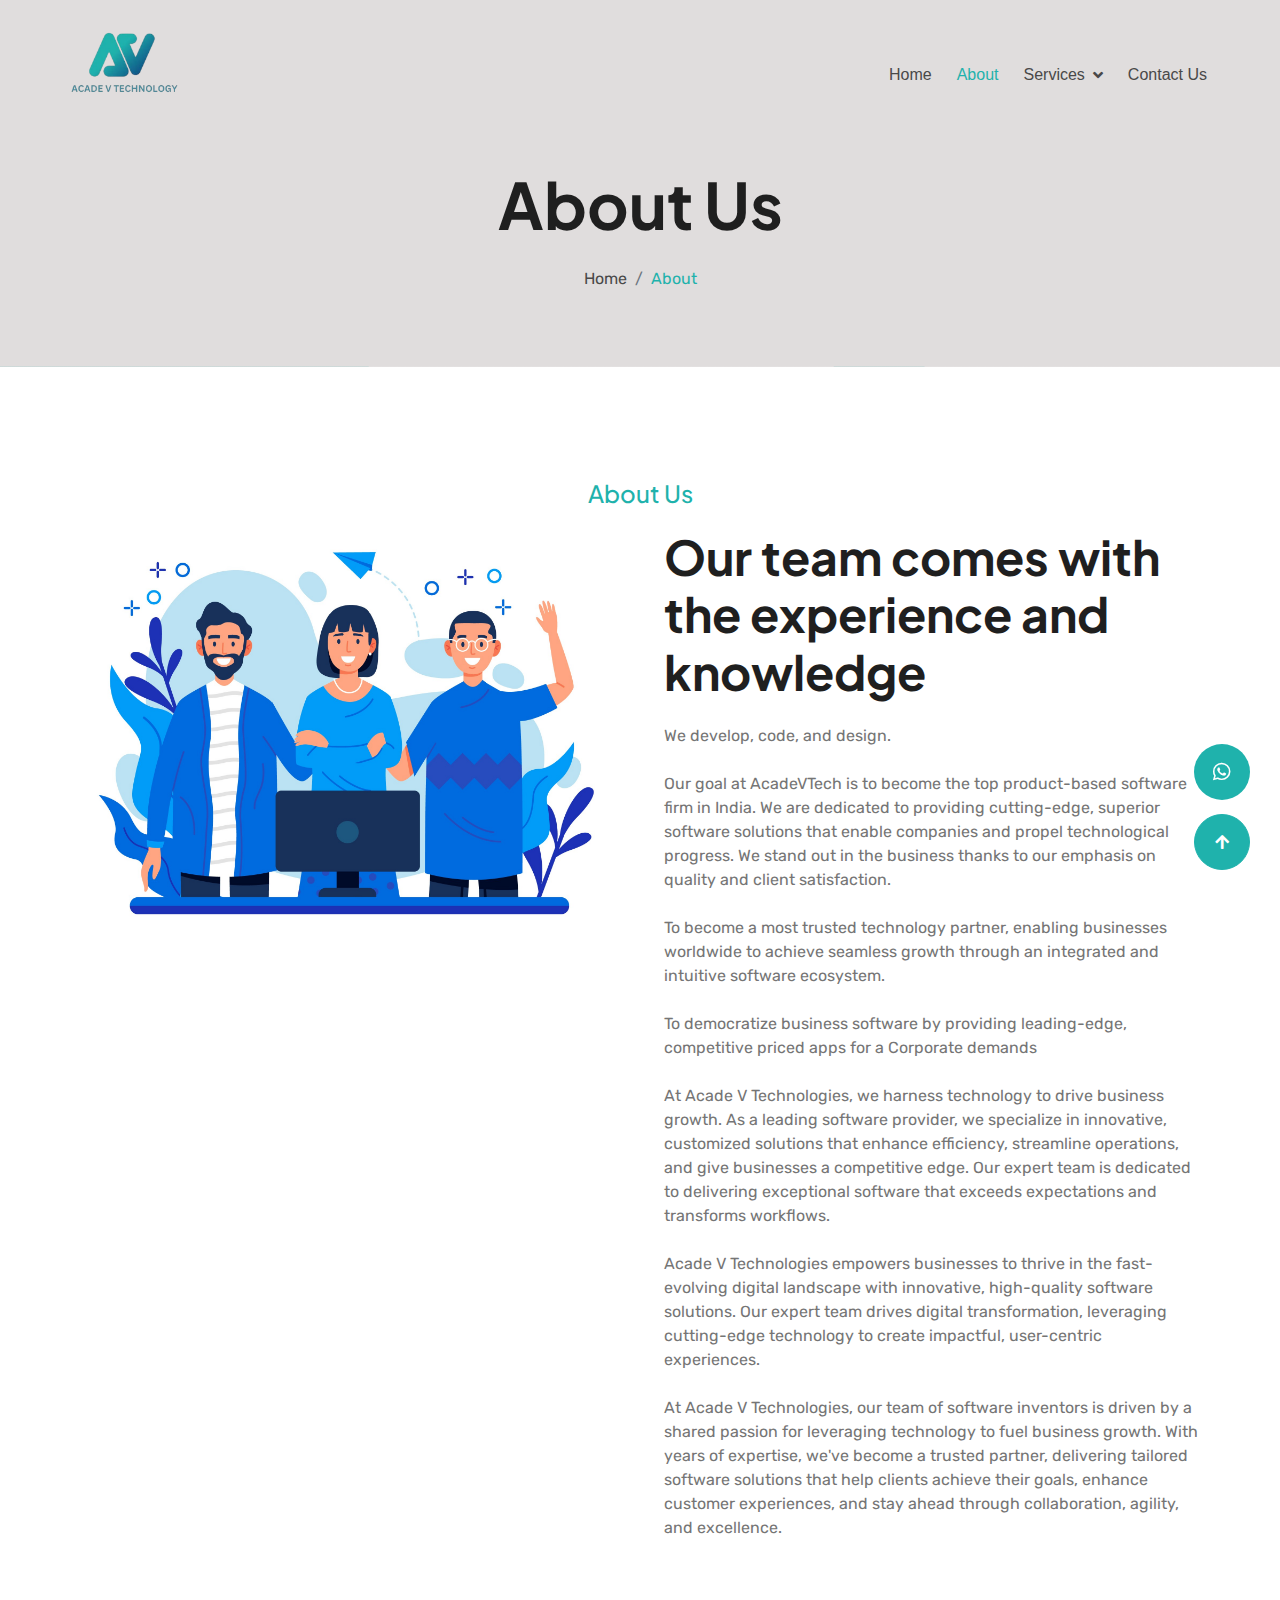
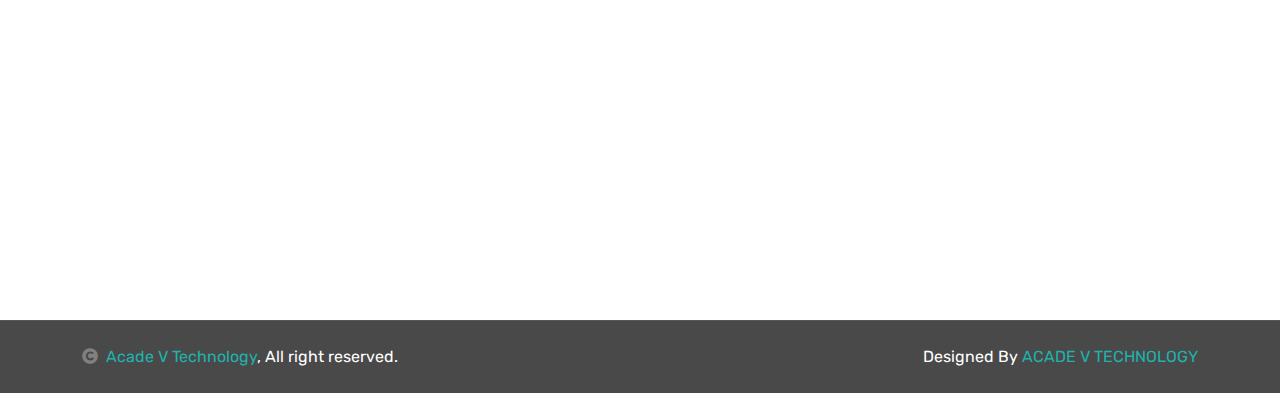
<file: about.html>
<!DOCTYPE html>
<html lang="en">

    <head>
        <meta charset="utf-8">
        <title>Acade V Technology</title>
        <meta content="width=device-width, initial-scale=1.0" name="viewport">
        <meta content="" name="keywords">
        <meta content="" name="description">

        <!-- Google Web Fonts -->
        <link rel="preconnect" href="https://fonts.googleapis.com">
        <link rel="preconnect" href="https://fonts.gstatic.com" crossorigin>
        <link href="https://fonts.googleapis.com/css2?family=Plus+Jakarta+Sans:wght@500;600;700&family=Rubik:wght@400;500&display=swap" rel="stylesheet"> 

        <!-- Icon Font Stylesheet -->
        <link rel="stylesheet" href="https://use.fontawesome.com/releases/v5.15.4/css/all.css"/>
        <link href="https://cdn.jsdelivr.net/npm/bootstrap-icons@1.4.1/font/bootstrap-icons.css" rel="stylesheet">

        <!-- Libraries Stylesheet -->
        <link href="lib/animate/animate.min.css" rel="stylesheet">
        <link href="lib/owlcarousel/assets/owl.carousel.min.css" rel="stylesheet">
        <link href="lib/lightbox/css/lightbox.min.css" rel="stylesheet">


        <!-- Customized Bootstrap Stylesheet -->
        <link href="css/bootstrap.min.css" rel="stylesheet">

        <!-- Template Stylesheet -->
        <link href="css/style.css" rel="stylesheet">
    </head>

    <body>
        <!-- <div class="loader">
            <div class="circle"></div>
            <div class="circle"></div>
            <div class="circle"></div>
            <div class="circle"></div>
        </div> -->
        

               <!-- WhatsApp Floating Icon -->
    <a href="https://wa.me/917010000268" target="_blank" class="btn btn-primary1 btn-lg-square back-to-top1">
        <!-- <i class="fa fa-whatsapp"></i> -->
        <!-- <i class="fab fa-whatsapp-square" style="color:#1FB2AC;"></i> -->
        <i class="fab fa-whatsapp" ></i>
    </a>


        <!-- Spinner Start -->
        <div id="spinner" class="show bg-white position-fixed translate-middle w-100 vh-100 top-50 start-50 d-flex align-items-center justify-content-center">
            <div class="spinner-border " style="width: 3rem; height: 3rem; color: #1FB2AC;" role="status">
                <span class="sr-only">Loading...</span>
            </div>
        </div>
        <!-- Spinner End -->


        <!-- Navbar & Hero Start -->
        <div class="container-fluid p-0">
            <nav class="navbar navbar-expand-lg navbar-light bg-transparent px-4 px-lg-5 py-3 py-lg-0">
                <a href="index.html" class="navbar-brand p-0">
                    <img src="img/logo3.png" alt="Logo" >
                </a>
                <button class="navbar-toggler" type="button" data-bs-toggle="collapse" data-bs-target="#navbarCollapse">
                    <span class="fa fa-bars"></span>
                </button>
                <div class="collapse navbar-collapse" id="navbarCollapse">
                    <div class="navbar-nav ms-auto py-0">
                        <a href="index.html" class="nav-item nav-link ">Home</a>
                        <a href="about.html" class="nav-item nav-link active">About</a>
                        <!-- <a href="service.html" class="nav-item nav-link">Services</a> -->
                        <div class="nav-item dropdown">
                            <a href="service.html" class="nav-link dropdown-toggle" data-bs-toggle="dropdown">Services</a>
                            <div class="dropdown-menu m-0">
                                <a href="service.html" class="dropdown-item">Design Services</a>
                                <a href="service.html" class="dropdown-item">Development    </a>
                                <!-- <a href="service.html" class="dropdown-item">Marketing</a> -->
                                <a href="service.html" class="dropdown-item">Technical Services</a>
                                <a href="service.html" class="dropdown-item">Maintenance</a>
                                <a href="service.html" class="dropdown-item">Digital Marketing</a>
                            </div>
                        </div>
                        <!-- <a href="index.html" class="nav-item nav-link">Blog</a> -->
                        <a href="contact.html" class="nav-item nav-link">Contact Us</a>
                    </div>
                    <!-- <a href="#" class="btn btn-light border border-primary rounded-pill text-primary py-2 px-4 me-4">Log In</a>
                    <a href="#" class="btn btn-primary rounded-pill text-white py-2 px-4">Sign Up</a> -->
                </div>
            </nav>

         <!-- Header Start -->
         <div class="container-fluid bg-breadcrumb">
            <ul class="breadcrumb-animation">
                <li></li>
                <li></li>
                <li></li>
                <li></li>
                <li></li>
                <li></li>
                <li></li>
                <li></li>
                <li></li>
                <li></li>
            </ul>
            <div class="container text-center py-5" style="max-width: 900px;">
                <h3 class="display-3 mb-4 wow fadeInDown" data-wow-delay="0.1s">About Us</h1>
                <ol class="breadcrumb justify-content-center mb-0 wow fadeInDown" data-wow-delay="0.3s">
                    <li class="breadcrumb-item"><a href="index.html">Home</a></li>
                    <!-- <li class="breadcrumb-item"><a href="#">Pages</a></li> -->
                    <li class="breadcrumb-item active text-primary">About</li>
                </ol>    
            </div>
        </div>
        <!-- Header End -->


        <!-- About Start -->
        <div class="container-fluid overflow-hidden py-5 mt-5">
            <h4 class="mb-1 " style="color: #1FB2AC; text-align: center;">About Us</h4>
            <div class="container py-5">
                <div class="row g-5">
                    <div class="col-lg-6 wow fadeInUp" data-wow-delay="0.1s">
                        <div class="RotateMoveLeft">
                            <img src="img/about2.jpg" class="img-fluid w-100" alt="">
                        </div>
                    </div>
                    <div class="col-lg-6 wow fadeInUp" data-wow-delay="0.3s">
                       
                        <h1 class="display-5 mb-4">Our team comes with the experience and knowledge</h1>
                        <p class="mb-4">We develop, code, and design. <br><br>


                            Our goal at AcadeVTech is to become the top product-based software firm in India. We are dedicated to providing cutting-edge, superior software solutions that enable companies and propel technological progress. We stand out in the
                             business thanks to our emphasis on quality and client satisfaction.
                        </p>
                        <p class="mb-4">To become a most trusted technology partner,
                             enabling businesses worldwide to achieve seamless growth through an integrated and intuitive software ecosystem.</p>
                         <p class="mb-4">To democratize business software by providing leading-edge, 
                            competitive priced apps for a Corporate demands</p> 
                            <p class="mb-4">At Acade V Technologies, we harness technology to drive business growth. As a leading software provider,
                                 we specialize in innovative, customized solutions that enhance efficiency, 
                                streamline operations, and give businesses a competitive edge. Our expert team is dedicated 
                                to delivering exceptional software that exceeds expectations and transforms workflows.</p>
                                 <p class="mb-4">
                                    Acade V Technologies empowers businesses to thrive in the fast-evolving digital landscape with innovative,
                                     high-quality software solutions. 
                                    Our expert team drives digital transformation, leveraging cutting-edge technology to create impactful, user-centric experiences.
                                 </p>
                                     <p class="mb-4">At Acade V Technologies, our team of software inventors is driven by a shared passion for leveraging
                                         technology to fuel business growth. With years of expertise, we've become a trusted partner, delivering tailored 
                                         software solutions that help clients achieve their goals, enhance customer experiences, and stay ahead through 
                                         collaboration, agility, and excellence.
                                     </p>


                        <!-- <a href="#" class="btn btn-primary rounded-pill py-3 px-5">About More</a> -->
                    </div>
                </div>
            </div>
        </div>
        <!-- About End -->


        <!-- Feature Start -->
        <!-- <div class="container-fluid feature overflow-hidden py-5">
            <div class="container py-5">
                <div class="text-center mx-auto mb-5 wow fadeInUp" data-wow-delay="0.1s" style="max-width: 900px;">
                    <h4 class="text-primary">Our Feature</h4>
                    <h1 class="display-5 mb-4">Important Features For Email Marketing</h1>
                    <p class="mb-0">Dolor sit amet consectetur, adipisicing elit. Ipsam, beatae maxime. Vel animi eveniet doloremque reiciendis soluta iste provident non rerum illum perferendis earum est architecto dolores vitae quia vero quod incidunt culpa corporis, porro doloribus. Voluptates nemo doloremque cum.
                    </p>
                </div>
                <div class="row g-4 justify-content-center text-center mb-5">
                    <div class="col-md-6 col-lg-4 col-xl-3 wow fadeInUp" data-wow-delay="0.1s">
                        <div class="text-center p-4">
                            <div class="d-inline-block rounded bg-light p-4 mb-4"><i class="fas fa-envelope fa-5x text-secondary"></i></div>
                            <div class="feature-content">
                                <a href="#" class="h4">Email Marketing <i class="fa fa-long-arrow-alt-right"></i></a>
                                <p class="mt-4 mb-0">Lorem ipsum dolor sit amet consectetur adipisicing elit.consectetur adipisicing elit
                                </p>
                            </div>
                        </div>
                    </div>
                    <div class="col-md-6 col-lg-4 col-xl-3 wow fadeInUp" data-wow-delay="0.3s">
                        <div class="text-center p-4">
                            <div class="d-inline-block rounded bg-light p-4 mb-4"><i class="fas fa-mail-bulk fa-5x text-secondary"></i></div>
                            <div class="feature-content">
                                <a href="#" class="h4">Email Builder <i class="fa fa-long-arrow-alt-right"></i></a>
                                <p class="mt-4 mb-0">Lorem ipsum dolor sit amet consectetur adipisicing elit.consectetur adipisicing elit
                                </p>
                            </div>
                        </div>
                    </div>
                    <div class="col-md-6 col-lg-4 col-xl-3 wow fadeInUp" data-wow-delay="0.5s">
                        <div class="text-center rounded p-4">
                            <div class="d-inline-block rounded bg-light p-4 mb-4"><i class="fas fa-sitemap fa-5x text-secondary"></i></div>
                            <div class="feature-content">
                                <a href="#" class="h4">Customer Builder <i class="fa fa-long-arrow-alt-right"></i></a>
                                <p class="mt-4 mb-0">Lorem ipsum dolor sit amet consectetur adipisicing elit.consectetur adipisicing elit
                                </p>
                            </div>
                        </div>
                    </div>
                    <div class="col-md-6 col-lg-4 col-xl-3 wow fadeInUp" data-wow-delay="0.7s">
                        <div class="text-center rounded p-4">
                            <div class="d-inline-block rounded bg-light p-4 mb-4"><i class="fas fa-tasks fa-5x text-secondary"></i></div>
                            <div class="feature-content">
                                <a href="#" class="h4">Campaign Manager <i class="fa fa-long-arrow-alt-right"></i></a>
                                <p class="mt-4 mb-0">Lorem ipsum dolor sit amet consectetur adipisicing elit.consectetur adipisicing elit
                                </p>
                            </div>
                        </div>
                    </div>
                    <div class="col-12 wow fadeInUp" data-wow-delay="0.1s">
                        <div class="my-3">
                            <a href="#" class="btn btn-primary d-inline rounded-pill px-5 py-3">More Features</a>
                        </div>
                    </div>
                </div>
                <div class="row g-5 pt-5" style="margin-top: 6rem;">
                    <div class="col-lg-6 wow fadeInLeft" data-wow-delay="0.1s">
                        <div class="feature-img RotateMoveLeft h-100" style="object-fit: cover;">
                            <img src="img/features-1.png" class="img-fluid w-100 h-100" alt="">
                        </div>
                    </div>
                    <div class="col-lg-6 wow fadeInRight" data-wow-delay="0.1s">
                        <h4 class="text-primary">Fearutes</h4>
                        <h1 class="display-5 mb-4">Push Your Visitors Into Happy Customers</h1>
                        <p class="mb-4">Lorem ipsum dolor sit amet, consectetur adipisicing elit. Accusantium, suscipit itaque quaerat dicta porro illum, autem, molestias ut animi ab aspernatur dolorum officia nam dolore. Voluptatibus aliquam earum labore atque.
                        </p>
                        <div class="row g-4">
                            <div class="col-6">
                                <div class="d-flex">
                                    <i class="fas fa-newspaper fa-4x text-secondary"></i>
                                    <div class="d-flex flex-column ms-3">
                                        <h2 class="mb-0 fw-bold">285</h2>
                                        <small class="text-dark">Created Projects</small>
                                    </div>
                                </div>
                            </div>
                            <div class="col-6">
                                <div class="d-flex">
                                    <i class="fas fa-users fa-4x text-secondary"></i>
                                    <div class="d-flex flex-column ms-3">
                                        <h2 class="mb-0 fw-bold">6560</h2>
                                        <small class="text-dark">Happy Clients</small>
                                    </div>
                                </div>
                            </div>
                        </div>
                        <div class="my-4">
                            <a href="#" class="btn btn-primary rounded-pill py-3 px-5">Read More</a>
                        </div>
                    </div>
                </div>
            </div>
        </div> -->
        <!-- Feature End -->


        <!-- Blog Start -->
        <!-- <div class="container-fluid blog py-5">
            <div class="container py-5">
                <div class="text-center mx-auto mb-5 wow fadeInUp" data-wow-delay="0.1s" style="max-width: 900px;">
                    <h4 class="text-primary">Our Blog</h4>
                    <h1 class="display-5 mb-4">Join Us For New Blog</h1>
                    <p class="mb-0">Dolor sit amet consectetur, adipisicing elit. Ipsam, beatae maxime. Vel animi eveniet doloremque reiciendis soluta iste provident non rerum illum perferendis earum est architecto dolores vitae quia vero quod incidunt culpa corporis, porro doloribus. Voluptates nemo doloremque cum.
                    </p>
                </div>
                <div class="row g-4 justify-content-center">
                    <div class="col-md-6 col-lg-4 col-xl-3 wow fadeInUp" data-wow-delay="0.1s">
                        <div class="blog-item">
                            <div class="blog-img">
                                <img src="img/blog-1.png" class="img-fluid w-100" alt="">
                                <div class="blog-info">
                                    <span><i class="fa fa-clock"></i> Dec 01.2024</span>
                                    <div class="d-flex">
                                        <span class="me-3"> 3 <i class="fa fa-heart"></i></span>
                                        <a href="#" class="text-white">0 <i class="fa fa-comment"></i></a>
                                    </div>
                                </div>
                            </div>
                            <div class="blog-content text-dark border p-4 ">
                                <h5 class="mb-4">Dolor, sit amet consectetur adipisicing</h5>
                                <p class="mb-4">Lorem ipsum dolor sit amet consectur adip sed eiusmod amet consectur adip.</p>
                                <a class="btn btn-light rounded-pill py-2 px-4" href="#">Read More</a>
                            </div>
                        </div>
                    </div>
                    <div class="col-md-6 col-lg-4 col-xl-3 wow fadeInUp" data-wow-delay="0.3s">
                        <div class="blog-item">
                            <div class="blog-img">
                                <img src="img/blog-2.png" class="img-fluid w-100" alt="">
                                <div class="blog-info">
                                    <span><i class="fa fa-clock"></i> Dec 01.2024</span>
                                    <div class="d-flex">
                                        <span class="me-3"> 3 <i class="fa fa-heart"></i></span>
                                        <a href="#" class="text-white">0 <i class="fa fa-comment"></i></a>
                                    </div>
                                </div>
                            </div>
                            <div class="blog-content text-dark border p-4 ">
                                <h5 class="mb-4">Dolor, sit amet consectetur adipisicing</h5>
                                <p class="mb-4">Lorem ipsum dolor sit amet consectur adip sed eiusmod amet consectur adip.</p>
                                <a class="btn btn-light rounded-pill py-2 px-4" href="#">Read More</a>
                            </div>
                        </div>
                    </div>
                    <div class="col-md-6 col-lg-4 col-xl-3 wow fadeInUp" data-wow-delay="0.5s">
                        <div class="blog-item">
                            <div class="blog-img">
                                <img src="img/blog-3.png" class="img-fluid w-100" alt="">
                                <div class="blog-info">
                                    <span><i class="fa fa-clock"></i> Dec 01.2024</span>
                                    <div class="d-flex">
                                        <span class="me-3"> 3 <i class="fa fa-heart"></i></span>
                                        <a href="#" class="text-white">0 <i class="fa fa-comment"></i></a>
                                    </div>
                                </div>
                            </div>
                            <div class="blog-content text-dark border p-4 ">
                                <h5 class="mb-4">Dolor, sit amet consectetur adipisicing</h5>
                                <p class="mb-4">Lorem ipsum dolor sit amet consectur adip sed eiusmod amet consectur adip.</p>
                                <a class="btn btn-light rounded-pill py-2 px-4" href="#">Read More</a>
                            </div>
                        </div>
                    </div>
                    <div class="col-md-6 col-lg-4 col-xl-3 wow fadeInUp" data-wow-delay="0.7s">
                        <div class="blog-item">
                            <div class="blog-img">
                                <img src="img/blog-4.png" class="img-fluid w-100" alt="">
                                <div class="blog-info">
                                    <span><i class="fa fa-clock"></i> Dec 01.2024</span>
                                    <div class="d-flex">
                                        <span class="me-3"> 3 <i class="fa fa-heart"></i></span>
                                        <a href="#" class="text-white">0 <i class="fa fa-comment"></i></a>
                                    </div>
                                </div>
                            </div>
                            <div class="blog-content text-dark border p-4 ">
                                <h5 class="mb-4">Dolor, sit amet consectetur adipisicing</h5>
                                <p class="mb-4">Lorem ipsum dolor sit amet consectur adip sed eiusmod amet consectur adip.</p>
                                <a class="btn btn-light rounded-pill py-2 px-4" href="#">Read More</a>
                            </div>
                        </div>
                    </div>
                </div>
            </div>
        </div> -->
        <!-- Blog End -->


       <!-- Footer Start -->
       <div class="container-fluid footer py-5 wow fadeIn" data-wow-delay="0.2s">
        <div class="container py-5">
            <div class="row g-5">
                <!-- <div class="col-md-6 col-lg-6 col-xl-3">
                    <div class="footer-item d-flex flex-column">
                        <h4 class="text-dark mb-4">Company</h4>
                        <a href=""> Why Mailler?</a>
                        <a href=""> Our Features</a>
                        <a href=""> Our Portfolio</a>
                        <a href=""> About Us</a>
                        <a href=""> Our Blog & News</a>
                        <a href=""> Get In Touch</a>
                    </div>
                </div> -->
                <div class="col-md-6 col-lg-6 col-xl-3">
                    <div class="footer-item d-flex flex-column">
                        <h4 class="mb-4 text-dark">Quick Links</h4>
                        <a href="index.html"> Home</a>
                        <a href="about.html"> About Us</a>
                        <a href="service.html"> Services</a>
                        <!-- <a href="#"> Blogs</a> -->
                        <a href="contact.html"> Contact Us</a>
                      
                    </div>
                </div>
                <div class="col-md-6 col-lg-6 col-xl-3">
                    <div class="footer-item d-flex flex-column">
                        <h4 class="mb-4 text-dark">Services</h4>
                        <a href="service.html"> Design Services</a>
                        <a href="service.html">Development</a>
                        <!-- <a href="service.html"> Marketing</a> -->
                        <a href="service.html"> Technical Services</a>
                        <a href="service.html"> Maintenance</a>
                        <a href="service.html"> Digital Marketing</a>
                    </div>
                </div>
                <div class="col-md-6 col-lg-6 col-xl-3">
                    <div class="footer-item d-flex flex-column">
                        <h4 class="mb-4 text-dark">Contact Info</h4>
                        <a href=""><i class="fa fa-map-marker-alt me-2"></i>ACADE V TECHNOLOGY

                            12/2, Pannaiyar Street,
                            
                            Rajapalayam,
                            
                            Virudhunagar District - 626117</a>
                        <a href=""><i class="fas fa-envelope me-2"></i>acadevofficial@gmail.com</a>
                        <a href=""><i class="fas fa-phone me-2"></i> +91 7010000268</a>
                        <!-- <a href="" class="mb-3"><i class="fas fa-print me-2"></i> +91 7010000268</a> -->
                        <div class="d-flex align-items-center">
                            <i class="fas fa-share fa-2x me-2" style="color: #1FB2AC;"></i>
                            <a class="btn-square btn btn-primary rounded-circle mx-1" href=""><i class="fab fa-facebook-f"></i></a>
                            <a class="btn-square btn btn-primary rounded-circle mx-1" href=""><i class="fab fa-twitter"></i></a>
                            <a class="btn-square btn btn-primary rounded-circle mx-1" href=""><i class="fab fa-instagram"></i></a>
                            <a class="btn-square btn btn-primary rounded-circle mx-1" href=""><i class="fab fa-linkedin-in"></i></a>
                        </div>
                    </div>
                </div>
            </div>
        </div>
    </div>
    <!-- Footer End -->

    
    <!-- Copyright Start -->
    <div class="container-fluid copyright py-4">
        <div class="container">
            <div class="row g-4 align-items-center">
                <div class="col-md-6 text-center text-md-start mb-md-0">
                    <span class="text-white"><a href="index.html" style="color: #1FB2AC;"><i class="fas fa-copyright text-light me-2"></i>Acade V Technology</a>, All right reserved.</span>
                </div>
                <div class="col-md-6 text-center text-md-end text-white">
                    <!--/*** This template is free as long as you keep the below author’s credit link/attribution link/backlink. ***/-->
                    <!--/*** If you'd like to use the template without the below author’s credit link/attribution link/backlink, ***/-->
                    <!--/*** you can purchase the Credit Removal License from "https://htmlcodex.com/credit-removal". ***/-->
              Designed By <a class="" href="index.html" style="color: #1FB2AC;">ACADE V TECHNOLOGY</a>
                </div>
            </div>
        </div>
    </div>
    <!-- Copyright End -->


        <!-- Back to Top -->
        <a href="#" class="btn btn-primary btn-lg-square back-to-top"><i class="fa fa-arrow-up"></i></a>   

        
    <!-- JavaScript Libraries -->
    <script src="https://ajax.googleapis.com/ajax/libs/jquery/3.6.4/jquery.min.js"></script>
    <script src="https://cdn.jsdelivr.net/npm/bootstrap@5.0.0/dist/js/bootstrap.bundle.min.js"></script>
    <script src="lib/wow/wow.min.js"></script>
    <script src="lib/easing/easing.min.js"></script>
    <script src="lib/waypoints/waypoints.min.js"></script>
    <script src="lib/counterup/counterup.min.js"></script>
    <script src="lib/owlcarousel/owl.carousel.min.js"></script>
    <script src="lib/lightbox/js/lightbox.min.js"></script>
    

    <!-- Template Javascript -->
    <script src="js/main.js"></script>
    </body>

</html>
</file>
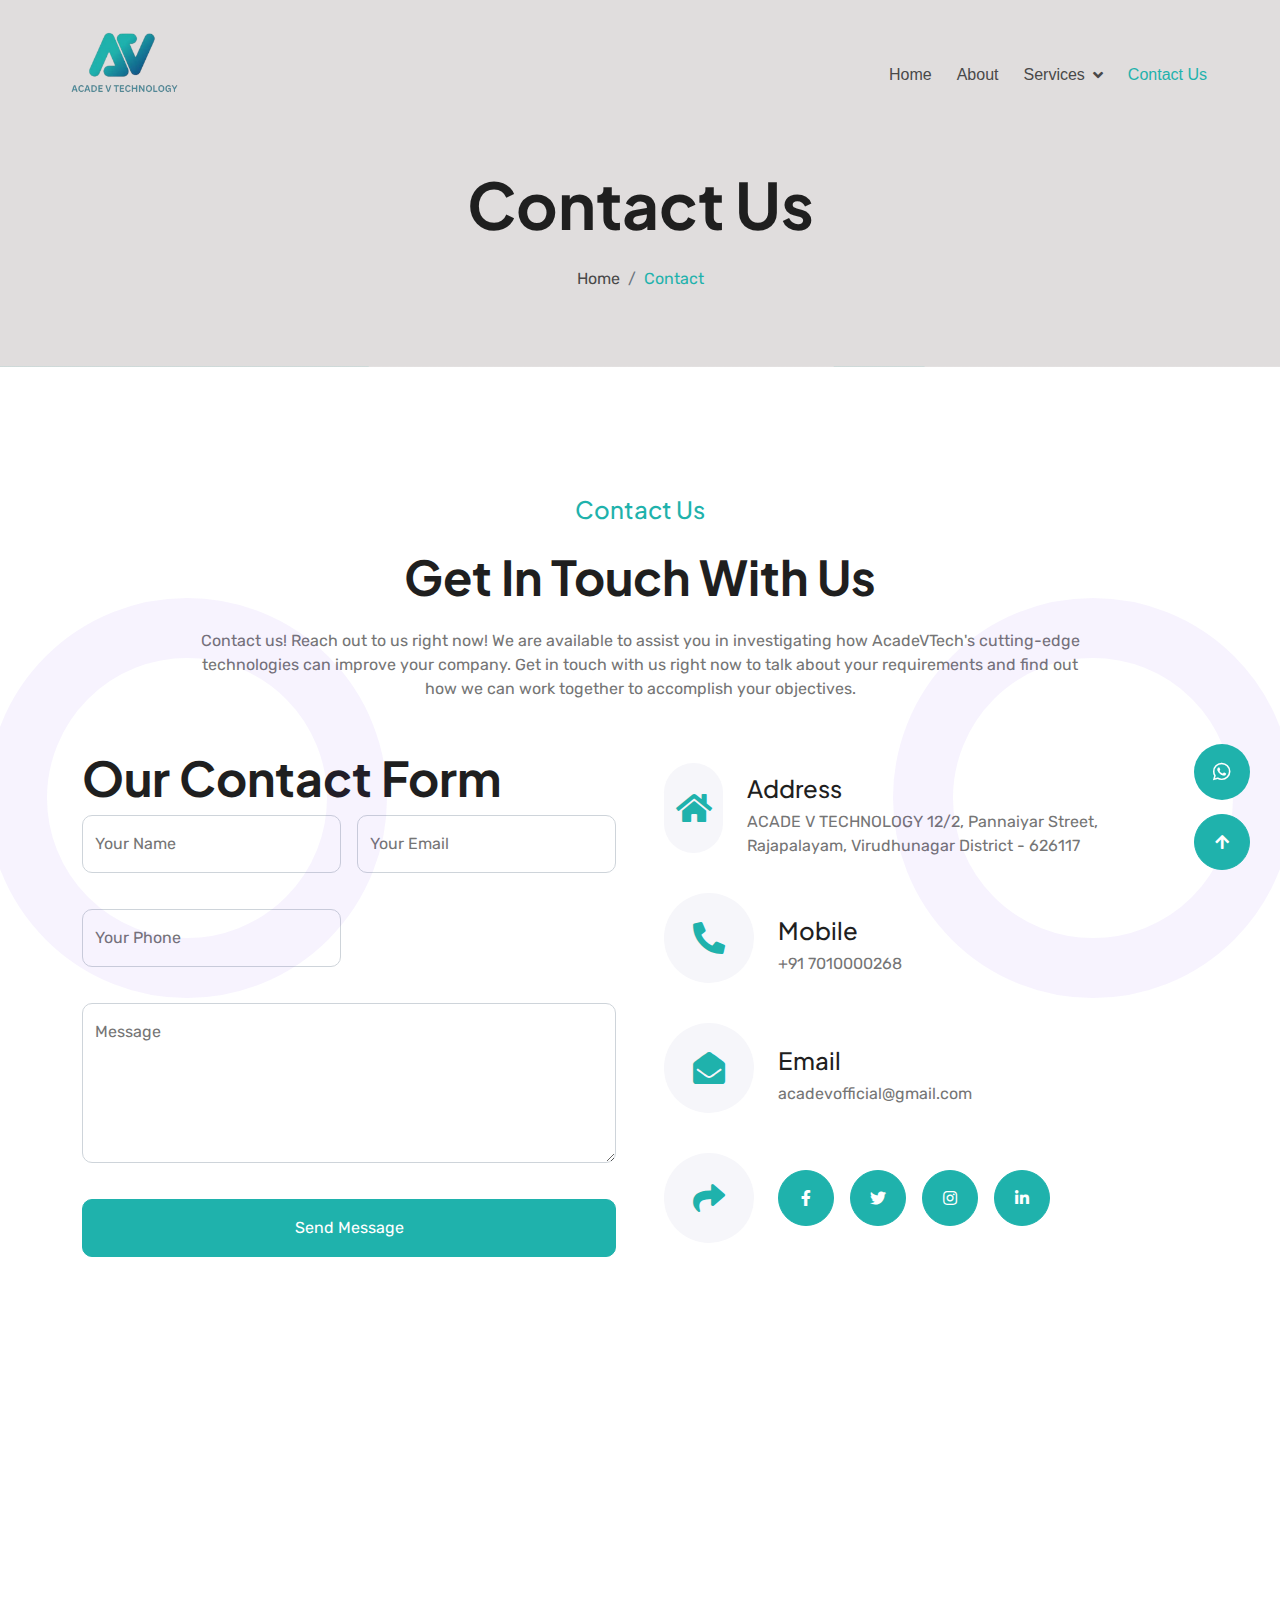
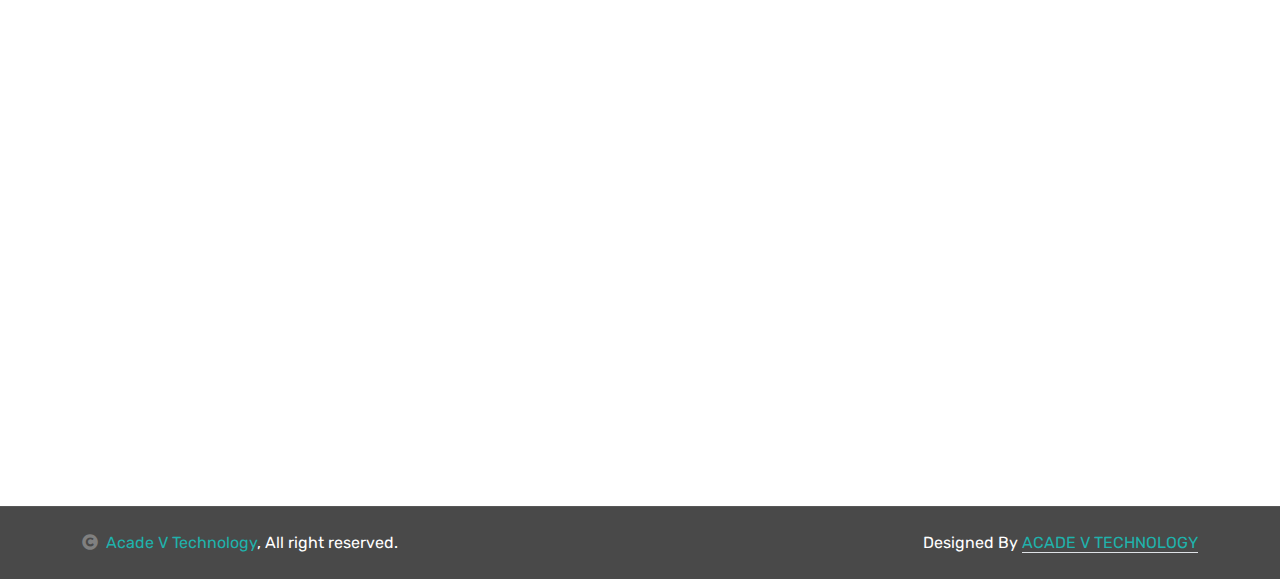
<file: contact.html>
<!DOCTYPE html>
<html lang="en">

    <head>
        <meta charset="utf-8">
        <title>Acade V Technology - Contact</title>
        <meta content="width=device-width, initial-scale=1.0" name="viewport">
        <meta content="" name="keywords">
        <meta content="" name="description">

        <!-- Google Web Fonts -->
        <link rel="preconnect" href="https://fonts.googleapis.com">
        <link rel="preconnect" href="https://fonts.gstatic.com" crossorigin>
        <link href="https://fonts.googleapis.com/css2?family=Plus+Jakarta+Sans:wght@500;600;700&family=Rubik:wght@400;500&display=swap" rel="stylesheet"> 

        <!-- Icon Font Stylesheet -->
        <link rel="stylesheet" href="https://use.fontawesome.com/releases/v5.15.4/css/all.css"/>
        <!-- <link href="https://cdn.jsdelivr.net/npm/bootstrap-icons@1.4.1/font/bootstrap-icons.css" rel="stylesheet"> -->

        <!-- Libraries Stylesheet -->
        <link href="lib/animate/animate.min.css" rel="stylesheet">
        <link href="lib/owlcarousel/assets/owl.carousel.min.css" rel="stylesheet">
        <link href="lib/lightbox/css/lightbox.min.css" rel="stylesheet">


        <!-- Customized Bootstrap Stylesheet -->
        <link href="css/bootstrap.min.css" rel="stylesheet">

        <!-- Template Stylesheet -->
        <link href="css/style.css" rel="stylesheet">
    </head>

    <body>

        <!-- <div class="loader">
            <div class="circle"></div>
            <div class="circle"></div>
            <div class="circle"></div>
            <div class="circle"></div>
        </div> -->
        


                <!-- WhatsApp Floating Icon -->
    <a href="https://wa.me/917010000268" target="_blank" class="btn btn-primary1 btn-lg-square back-to-top1">
        <!-- <i class="fa fa-whatsapp"></i> -->
        <!-- <i class="fab fa-whatsapp-square" style="color:#1FB2AC;"></i> -->
        <i class="fab fa-whatsapp" ></i>
    </a>

    <!-- Bootstrap JS (optional if you're not using JS components) -->
    <!-- <script src="https://cdn.jsdelivr.net/npm/bootstrap@5.3.0/dist/js/bootstrap.bundle.min.js"></script> -->


        <!-- Spinner Start -->
        <div id="spinner" class="show bg-white position-fixed translate-middle w-100 vh-100 top-50 start-50 d-flex align-items-center justify-content-center">
            <div class="spinner-border " style="width: 3rem; height: 3rem; color: #1FB2AC;" role="status">
                <span class="sr-only">Loading...</span>
            </div>
        </div>
        <!-- Spinner End -->


        <!-- Navbar & Hero Start -->
        <div class="container-fluid header position-relative overflow-hidden p-0">
            <nav class="navbar navbar-expand-lg fixed-top navbar-light px-4 px-lg-5 py-3 py-lg-0">
                <a href="index.html" class="navbar-brand p-0">
                    <!-- <h1 class="display-6 text-primary m-0"><i class="fas fa-envelope me-3"></i>Mailler</h1> -->
                    <img src="img/logo3.png" alt="Logo" >
                </a>
                <button class="navbar-toggler" type="button" data-bs-toggle="collapse" data-bs-target="#navbarCollapse">
                    <span class="fa fa-bars"></span>
                </button>
                <div class="collapse navbar-collapse" id="navbarCollapse">
                    <div class="navbar-nav ms-auto py-0">
                        <a href="index.html" class="nav-item nav-link ">Home</a>
                        <a href="about.html" class="nav-item nav-link">About</a>
                        <!-- <a href="service.html" class="nav-item nav-link">Services</a> -->
                        <div class="nav-item dropdown">
                            <a href="service.html" class="nav-link dropdown-toggle" data-bs-toggle="dropdown">Services</a>
                            <div class="dropdown-menu m-0">
                                <a href="service.html" class="dropdown-item">Design Services</a>
                                <a href="service.html" class="dropdown-item">Development    </a>
                                <!-- <a href="service.html" class="dropdown-item">Marketing</a> -->
                                <a href="service.html" class="dropdown-item">Technical Services</a>
                                <a href="service.html" class="dropdown-item">Maintenance</a>
                                <a href="service.html" class="dropdown-item">Digital Marketing</a>
                            </div>
                        </div>
                        <!-- <a href="index.html" class="nav-item nav-link">Blog</a> -->
                        <a href="contact.html" class="nav-item nav-link active">Contact Us</a>
                    </div>
                    <!-- <a href="#" class="btn btn-light border border-primary rounded-pill text-primary py-2 px-4 me-4">Log In</a>
                    <a href="#" class="btn btn-primary rounded-pill text-white py-2 px-4">Sign Up</a> -->
                </div>
            </nav>
        <!-- Navbar & Hero End -->


         <!-- Header Start -->
         <div class="container-fluid bg-breadcrumb">
            <ul class="breadcrumb-animation">
                <li></li>
                <li></li>
                <li></li>
                <li></li>
                <li></li>
                <li></li>
                <li></li>
                <li></li>
                <li></li>
                <li></li>
            </ul>
            <div class="container text-center py-5" style="max-width: 900px;">
                <h3 class="display-3 mb-4 wow fadeInDown" data-wow-delay="0.1s">Contact Us</h1>
                <ol class="breadcrumb justify-content-center mb-0 wow fadeInDown" data-wow-delay="0.3s">
                    <li class="breadcrumb-item"><a href="index.html">Home</a></li>
                    <!-- <li class="breadcrumb-item"><a href="#">Pages</a></li> -->
                    <li class="breadcrumb-item active text-primary">Contact</li>
                </ol>    
            </div>
        </div>
        <!-- Header End -->


        <!-- Contact Start -->
        <div class="container-fluid contact py-5">
            <div class="container py-5">
                <div class="text-center mx-auto mb-5 wow fadeInUp" data-wow-delay="0.1s" style="max-width: 900px;">
                    <h4 class="text-primary mb-4">Contact Us</h4>
                    <h1 class="display-5 mb-4">Get In Touch With Us</h1>
                    <p class="mb-0">Contact us! Reach out to us right now! We are available to assist you in investigating how AcadeVTech's cutting-edge technologies can improve your company. Get in touch with us right now to talk about your requirements and find out how we can work together to accomplish your objectives.

                    </p>
                </div>
                <div class="row g-5 align-items-center">
                    <div class="col-lg-6 wow fadeInLeft" data-wow-delay="0.1s">
                        <h2 class="display-5 mb-2">Our Contact Form</h2>
                        <!-- <p class="mb-4"> <a class="text-primary fw-bold" href="https://htmlcodex.com/contact-form">Download Now</a>.</p> -->
                        <form target="_blank" action="https://formsubmit.co/acadevofficial@gmail.com" method="POST">
                            <div class="row g-3">
                                <div class="col-lg-12 col-xl-6">
                                    <div class="form-floating">
                                        <input type="text" class="form-control" name="name" id="name" placeholder="Your Name">
                                        <label for="name">Your Name</label>
                                    </div>
                                </div>
                                <div class="col-lg-12 col-xl-6">
                                    <div class="form-floating">
                                        <input type="email" class="form-control" name="email" id="email" placeholder="Your Email">
                                        <label for="email">Your Email</label>
                                    </div>
                                </div>
                                <div class="col-lg-12 col-xl-6">
                                    <div class="form-floating">
                                        <input type="phone" class="form-control" name="phone" id="phone" placeholder="Phone">
                                        <label for="phone">Your Phone</label>
                                    </div>
                                </div>
                                <!-- <div class="col-lg-12 col-xl-6">
                                    <div class="form-floating">
                                        <input type="text" class="form-control" name="project" id="project" placeholder="Project">
                                        <label for="project">Your Project</label>
                                    </div>
                                </div>
                                <div class="col-12">
                                    <div class="form-floating">
                                        <input type="text" class="form-control" name="subject" id="subject" placeholder="Subject">
                                        <label for="subject">Subject</label>
                                    </div>
                                </div> -->
                                <div class="col-12">
                                    <div class="form-floating">
                                        <textarea class="form-control" name="message" placeholder="Leave a message here" id="message" style="height: 160px"></textarea>
                                        <label for="message">Message</label>
                                    </div>
                                </div>
                                <div class="col-12">
                                    <button class="btn btn-primary w-100 py-3">Send Message</button>
                                </div>
                            </div>
                        </form>
                    </div>
                    <div class="col-lg-6 wow fadeInRight" data-wow-delay="0.3s">
                        <div class="d-flex align-items-center mb-4">
                            <div class="bg-light d-flex align-items-center justify-content-center mb-3" style="width: 90px; height: 90px; border-radius: 50px;"><i class="fa fa-home fa-2x text-primary"></i></div>
                            <div class="ms-4">
                                <h4>Address</h4>
                                <p class="mb-0">ACADE V TECHNOLOGY

                                    12/2, Pannaiyar Street,
                                    
                                    Rajapalayam,
                                    
                                    Virudhunagar District - 626117</p>
                            </div>
                        </div>
                        <!-- <div class="d-flex align-items-center mb-4">
                            <div class="bg-light d-flex align-items-center justify-content-center mb-3" style="width: 90px; height: 90px; border-radius: 50px;"><i class="fa fa-map-marker-alt fa-2x text-primary"></i></div>
                            <div class="ms-4">
                                <h4>Addresses</h4>
                                <p class="mb-0">123 ranking Street, New York, USA</p>
                            </div>
                        </div> -->
                        <div class="d-flex align-items-center mb-4">
                            <div class="bg-light d-flex align-items-center justify-content-center mb-3" style="width: 90px; height: 90px; border-radius: 50px;"><i class="fa fa-phone-alt fa-2x text-primary"></i></div>
                            <div class="ms-4">
                                <h4>Mobile</h4>
                                <p class="mb-0">+91 7010000268</p>
                             
                            </div>
                        </div>
                        <div class="d-flex align-items-center mb-4">
                            <div class="bg-light d-flex align-items-center justify-content-center mb-3" style="width: 90px; height: 90px; border-radius: 50px;"><i class="fa fa-envelope-open fa-2x text-primary"></i></div>
                            <div class="ms-4">
                                <h4>Email</h4>
                                <p class="mb-0">acadevofficial@gmail.com</p>
                               
                            </div>
                        </div>
                        <div class="d-flex align-items-center">
                            <div class="me-4">
                                <div class="bg-light d-flex align-items-center justify-content-center" style="width: 90px; height: 90px; border-radius: 50px;"><i class="fas fa-share fa-2x text-primary"></i></div>
                            </div>
                            <div class="d-flex">
                                <a class="btn btn-lg-square btn-primary rounded-circle me-2" href=""><i class="fab fa-facebook-f"></i></a>
                                <a class="btn btn-lg-square btn-primary rounded-circle mx-2" href=""><i class="fab fa-twitter"></i></a>
                                <a class="btn btn-lg-square btn-primary rounded-circle mx-2" href=""><i class="fab fa-instagram"></i></a>
                                <a class="btn btn-lg-square btn-primary rounded-circle mx-2" href=""><i class="fab fa-linkedin-in"></i></a>
                            </div>
                        </div>
                    </div>
                    <div class="col-12 wow fadeInUp" data-wow-delay="0.1s">

                        <div class="rounded h-100">
                            <!-- <iframe class="rounded w-100" 
                            style="height: 500px;" src="https://www.google.com/maps/place/ACADE+V+TECHNOLOGY/@9.4443375,77.5505033,17z/data=!3m1!4b1!4m6!3m5!1s0x3b06e91a5709bcf3:0xda5f0a1e527a0584!8m2!3d9.4443375!4d77.5505033!16s%2Fg%2F11vyp76sl1?entry=ttu&g_ep=EgoyMDI1MDMyNC4wIKXMDSoASAFQAw%3D%3D" loading="lazy" referrerpolicy="no-referrer-when-downgrade"></iframe> -->
                           
                            <iframe src="https://www.google.com/maps/embed?pb=!1m18!1m12!1m3!1d3935.7382434362116!2d77.5505033!3d9.444337500000001!2m3!1f0!2f0!3f0!3m2!1i1024!2i768!4f13.1!3m3!1m2!1s0x3b06e91a5709bcf3%3A0xda5f0a1e527a0584!2sACADE%20V%20TECHNOLOGY!5e0!3m2!1sen!2sin!4v1743965537259!5m2!1sen!2sin" width="100%" height="450" style="border:0;" allowfullscreen="" loading="lazy" referrerpolicy="no-referrer-when-downgrade"></iframe>
                          
                        
                        </div>
                    </div>
                </div>
            </div>
        </div>
        <!-- Contact End -->


        <!-- Footer Start -->
        <div class="container-fluid footer py-5 wow fadeIn" data-wow-delay="0.2s">
            <div class="container py-5">
                <div class="row g-5">
                    <!-- <div class="col-md-6 col-lg-6 col-xl-3">
                        <div class="footer-item d-flex flex-column">
                            <h4 class="text-dark mb-4">Company</h4>
                            <a href=""> Why Mailler?</a>
                            <a href=""> Our Features</a>
                            <a href=""> Our Portfolio</a>
                            <a href=""> About Us</a>
                            <a href=""> Our Blog & News</a>
                            <a href=""> Get In Touch</a>
                        </div>
                    </div> -->
                    <div class="col-md-6 col-lg-6 col-xl-3">
                        <div class="footer-item d-flex flex-column">
                            <h4 class="mb-4 text-dark">Quick Links</h4>
                            <a href="index.html"> Home</a>
                            <a href="about.html"> About Us</a>
                            <a href="service.html"> Services</a>
                            <!-- <a href="#"> Blogs</a> -->
                            <a href="contact.html"> Contact Us</a>
                          
                        </div>
                    </div>
                    <div class="col-md-6 col-lg-6 col-xl-3">
                        <div class="footer-item d-flex flex-column">
                            <h4 class="mb-4 text-dark">Services</h4>
                            <a href="service.html"> Design Services</a>
                            <a href="service.html">Development</a>
                            <!-- <a href="service.html"> Marketing</a> -->
                            <a href="service.html"> Technical Services</a>
                            <a href="service.html"> Maintenance</a>
                            <a href="service.html"> Digital Marketing</a>
                        </div>
                    </div>
                    <!-- <div class="col-md-6 col-lg-6 col-xl-3"> -->
                        <!-- <div class="footer-item d-flex flex-column">
                            <h4 class="mb-4 text-dark">Contact Info</h4>
                            <a href=""><i class="fa fa-map-marker-alt me-2"></i>ACADE V TECHNOLOGY

                                12/2, Pannaiyar Street,
                                
                                Rajapalayam,
                                
                                Virudhunagar District - 626117</a>
                            <a href=""><i class="fas fa-envelope me-2"></i>acadevofficial@gmail.com</a>
                            <a href=""><i class="fas fa-phone me-2"></i> +91 7010000268</a>
                            <a href="" class="mb-3"><i class="fas fa-print me-2"></i> +91 7010000268</a> -->
                            <!-- <div class="d-flex align-items-center">
                                <i class="fas fa-share fa-2x text-secondary me-2"></i>
                                <a class="btn-square btn btn-primary rounded-circle mx-1" href=""><i class="fab fa-facebook-f"></i></a>
                                <a class="btn-square btn btn-primary rounded-circle mx-1" href=""><i class="fab fa-twitter"></i></a>
                                <a class="btn-square btn btn-primary rounded-circle mx-1" href=""><i class="fab fa-instagram"></i></a>
                                <a class="btn-square btn btn-primary rounded-circle mx-1" href=""><i class="fab fa-linkedin-in"></i></a>
                            </div> -->
                        </div>
                    </div>
                </div>
            </div>
        </div>
        <!-- Footer End -->

        
        <!-- Copyright Start -->
        <div class="container-fluid copyright py-4">
            <div class="container">
                <div class="row g-4 align-items-center">
                    <div class="col-md-6 text-center text-md-start mb-md-0">
                        <span class="text-white"><a href="index.html"><i class="fas fa-copyright text-light me-2"></i>Acade V Technology</a>, All right reserved.</span>
                    </div>
                    <div class="col-md-6 text-center text-md-end text-white">
                        <!--/*** This template is free as long as you keep the below author’s credit link/attribution link/backlink. ***/-->
                        <!--/*** If you'd like to use the template without the below author’s credit link/attribution link/backlink, ***/-->
                        <!--/*** you can purchase the Credit Removal License from "https://htmlcodex.com/credit-removal". ***/-->
                  Designed By <a class="border-bottom" href="index.html">ACADE V TECHNOLOGY</a>
                    </div>
                </div>
            </div>
        </div>
        <!-- Copyright End -->


        <!-- Back to Top -->
        <a href="#" class="btn btn-primary btn-lg-square back-to-top"><i class="fa fa-arrow-up"></i></a>   

        
    <!-- JavaScript Libraries -->
    <script src="https://ajax.googleapis.com/ajax/libs/jquery/3.6.4/jquery.min.js"></script>
    <!-- <script src="https://cdn.jsdelivr.net/npm/bootstrap@5.0.0/dist/js/bootstrap.bundle.min.js"></script> -->
    <script src="lib/wow/wow.min.js"></script>
    <script src="lib/easing/easing.min.js"></script>
    <script src="lib/waypoints/waypoints.min.js"></script>
    <script src="lib/counterup/counterup.min.js"></script>
    <script src="lib/owlcarousel/owl.carousel.min.js"></script>
    <script src="lib/lightbox/js/lightbox.min.js"></script>
    

    <!-- Template Javascript -->
    <script src="js/main.js"></script>
    </body>

</html>
</file>
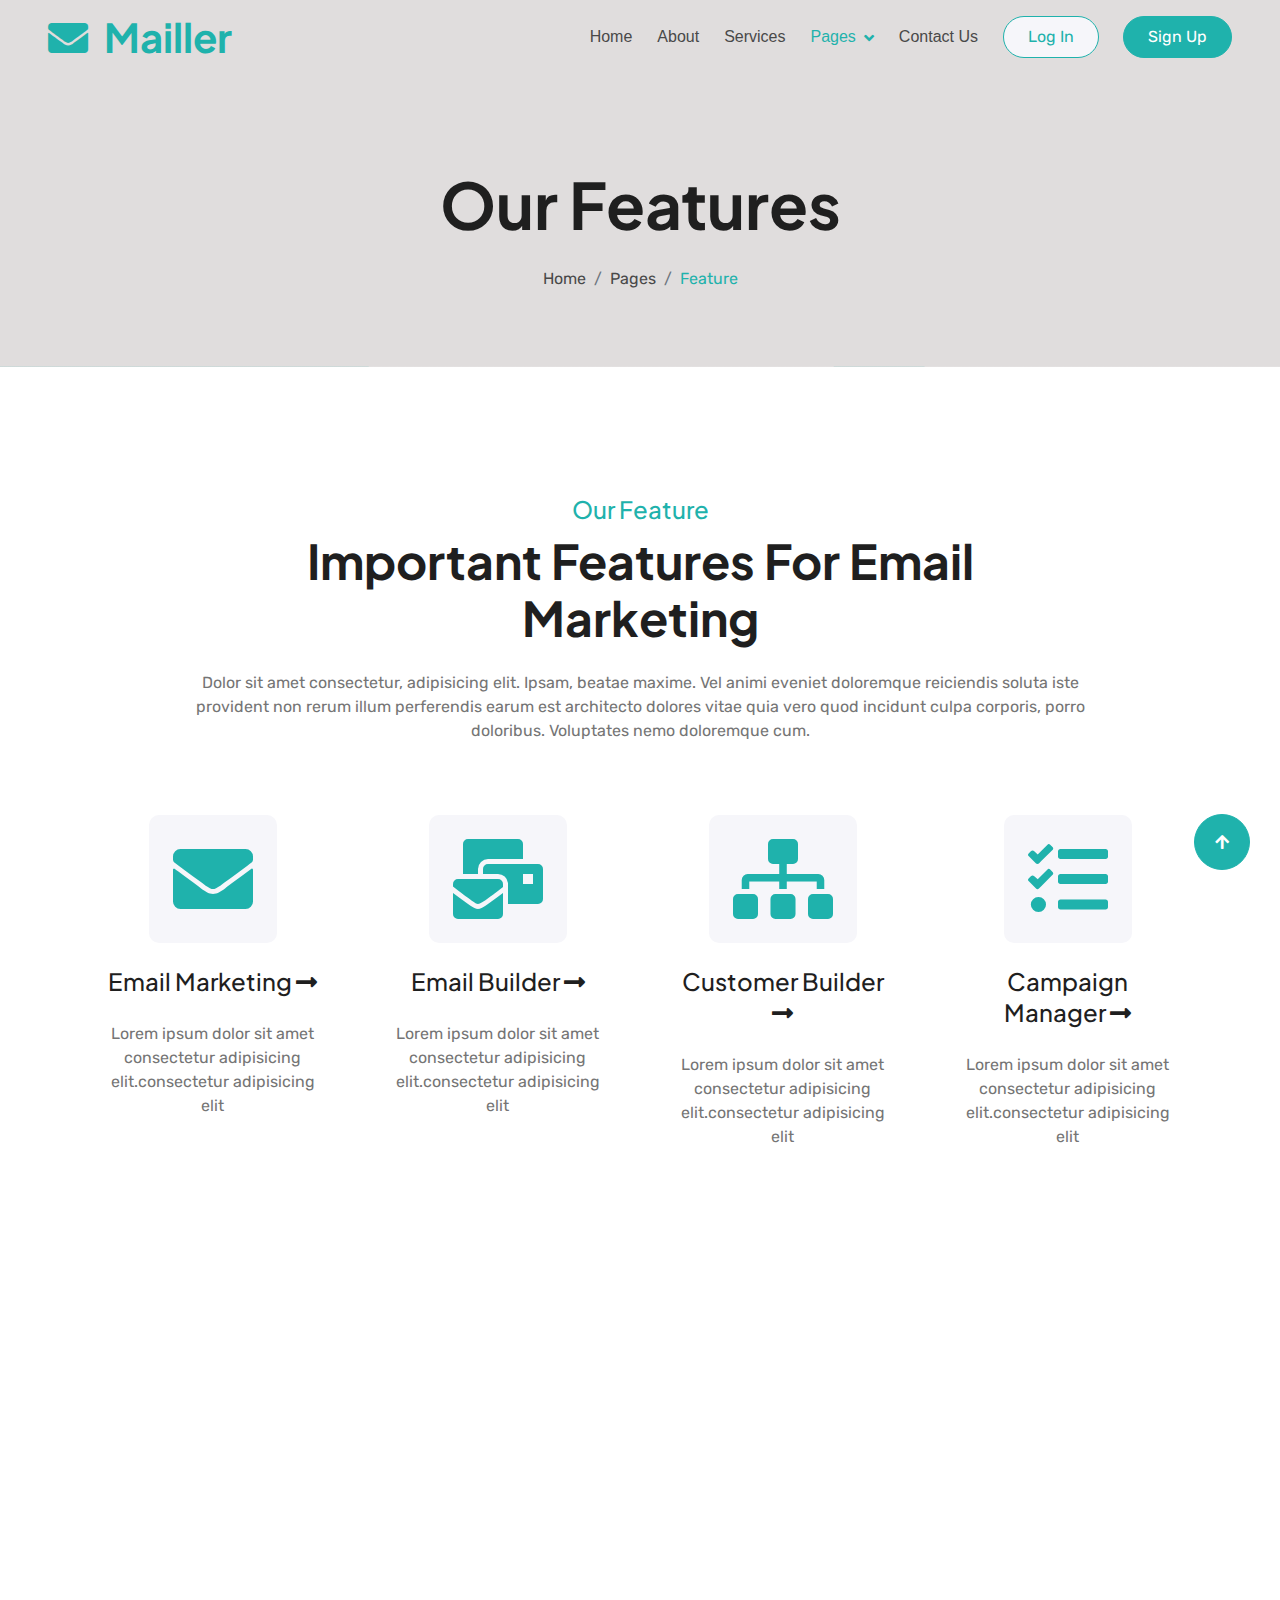
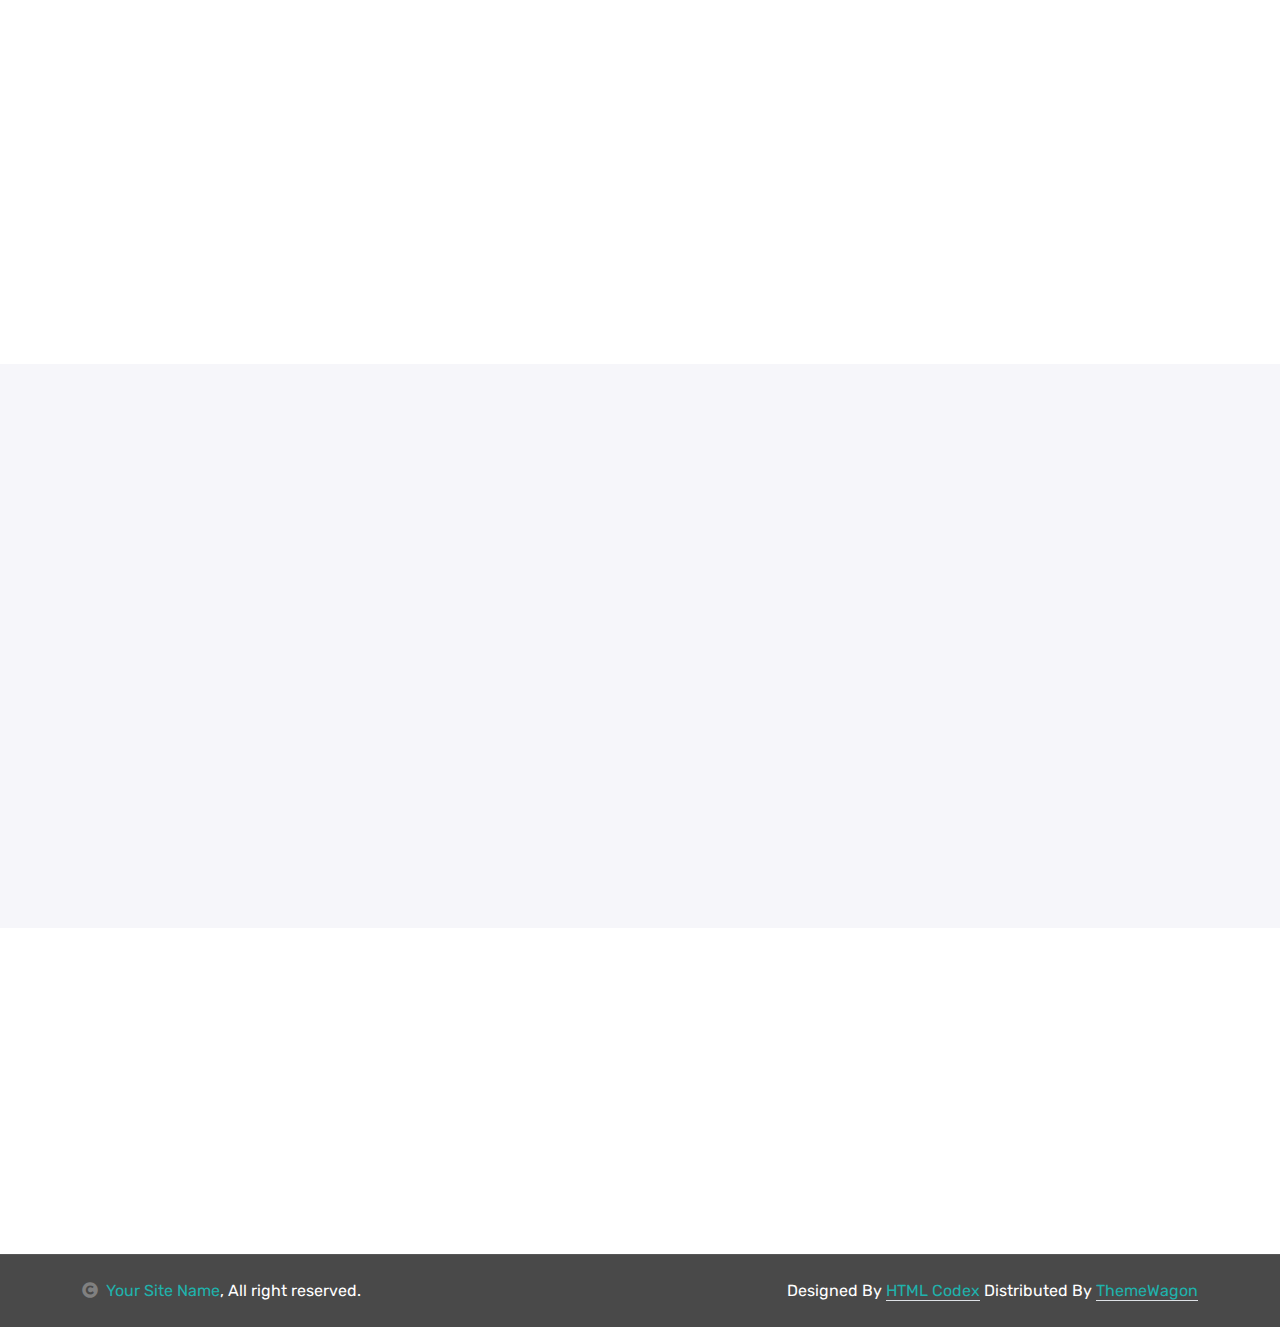
<file: feature.html>
<!DOCTYPE html>
<html lang="en">

    <head>
        <meta charset="utf-8">
        <title>Mailler - SaaS Website Template</title>
        <meta content="width=device-width, initial-scale=1.0" name="viewport">
        <meta content="" name="keywords">
        <meta content="" name="description">

        <!-- Google Web Fonts -->
        <link rel="preconnect" href="https://fonts.googleapis.com">
        <link rel="preconnect" href="https://fonts.gstatic.com" crossorigin>
        <link href="https://fonts.googleapis.com/css2?family=Plus+Jakarta+Sans:wght@500;600;700&family=Rubik:wght@400;500&display=swap" rel="stylesheet"> 

        <!-- Icon Font Stylesheet -->
        <link rel="stylesheet" href="https://use.fontawesome.com/releases/v5.15.4/css/all.css"/>
        <link href="https://cdn.jsdelivr.net/npm/bootstrap-icons@1.4.1/font/bootstrap-icons.css" rel="stylesheet">

        <!-- Libraries Stylesheet -->
        <link href="lib/animate/animate.min.css" rel="stylesheet">
        <link href="lib/owlcarousel/assets/owl.carousel.min.css" rel="stylesheet">
        <link href="lib/lightbox/css/lightbox.min.css" rel="stylesheet">


        <!-- Customized Bootstrap Stylesheet -->
        <link href="css/bootstrap.min.css" rel="stylesheet">

        <!-- Template Stylesheet -->
        <link href="css/style.css" rel="stylesheet">
    </head>

    <body>

        <!-- Spinner Start -->
        <div id="spinner" class="show bg-white position-fixed translate-middle w-100 vh-100 top-50 start-50 d-flex align-items-center justify-content-center">
            <div class="spinner-border text-primary" style="width: 3rem; height: 3rem;" role="status">
                <span class="sr-only">Loading...</span>
            </div>
        </div>
        <!-- Spinner End -->


        <!-- Navbar & Hero Start -->
        <div class="container-fluid p-0">
            <nav class="navbar navbar-expand-lg navbar-light bg-transparent px-4 px-lg-5 py-3 py-lg-0">
                <a href="index.html" class="navbar-brand p-0">
                    <h1 class="display-6 text-primary m-0"><i class="fas fa-envelope me-3"></i>Mailler</h1>
                    <!-- <img src="img/logo.png" alt="Logo"> -->
                </a>
                <button class="navbar-toggler" type="button" data-bs-toggle="collapse" data-bs-target="#navbarCollapse">
                    <span class="fa fa-bars"></span>
                </button>
                <div class="collapse navbar-collapse" id="navbarCollapse">
                    <div class="navbar-nav ms-auto py-0">
                        <a href="index.html" class="nav-item nav-link">Home</a>
                        <a href="about.html" class="nav-item nav-link">About</a>
                        <a href="service.html" class="nav-item nav-link">Services</a>
                        <div class="nav-item dropdown">
                            <a href="#" class="nav-link dropdown-toggle active" data-bs-toggle="dropdown">Pages</a>
                            <div class="dropdown-menu m-0">
                                <a href="feature.html" class="dropdown-item active">Features</a>
                                <a href="pricing.html" class="dropdown-item">Pricing</a>
                                <a href="blog.html" class="dropdown-item">Blog</a>
                                <a href="testimonial.html" class="dropdown-item">Testimonial</a>
                                <a href="404.html" class="dropdown-item">404 Page</a>
                            </div>
                        </div>
                        <a href="contact.html" class="nav-item nav-link">Contact Us</a>
                    </div>
                    <a href="#" class="btn btn-light border border-primary rounded-pill text-primary py-2 px-4 me-4">Log In</a>
                    <a href="#" class="btn btn-primary rounded-pill text-white py-2 px-4">Sign Up</a>
                </div>
            </nav>
        </div>
        <!-- Navbar & Hero End -->


         <!-- Header Start -->
         <div class="container-fluid bg-breadcrumb">
            <ul class="breadcrumb-animation">
                <li></li>
                <li></li>
                <li></li>
                <li></li>
                <li></li>
                <li></li>
                <li></li>
                <li></li>
                <li></li>
                <li></li>
            </ul>
            <div class="container text-center py-5" style="max-width: 900px;">
                <h3 class="display-3 mb-4 wow fadeInDown" data-wow-delay="0.1s">Our Features</h1>
                <ol class="breadcrumb justify-content-center mb-0 wow fadeInDown" data-wow-delay="0.3s">
                    <li class="breadcrumb-item"><a href="index.html">Home</a></li>
                    <li class="breadcrumb-item"><a href="#">Pages</a></li>
                    <li class="breadcrumb-item active text-primary">Feature</li>
                </ol>    
            </div>
        </div>
        <!-- Header End -->


        <!-- Feature Start -->
        <div class="container-fluid feature overflow-hidden py-5">
            <div class="container py-5">
                <div class="text-center mx-auto mb-5 wow fadeInUp" data-wow-delay="0.1s" style="max-width: 900px;">
                    <h4 class="text-primary">Our Feature</h4>
                    <h1 class="display-5 mb-4">Important Features For Email Marketing</h1>
                    <p class="mb-0">Dolor sit amet consectetur, adipisicing elit. Ipsam, beatae maxime. Vel animi eveniet doloremque reiciendis soluta iste provident non rerum illum perferendis earum est architecto dolores vitae quia vero quod incidunt culpa corporis, porro doloribus. Voluptates nemo doloremque cum.
                    </p>
                </div>
                <div class="row g-4 justify-content-center text-center mb-5">
                    <div class="col-md-6 col-lg-4 col-xl-3 wow fadeInUp" data-wow-delay="0.1s">
                        <div class="text-center p-4">
                            <div class="d-inline-block rounded bg-light p-4 mb-4"><i class="fas fa-envelope fa-5x text-secondary"></i></div>
                            <div class="feature-content">
                                <a href="#" class="h4">Email Marketing <i class="fa fa-long-arrow-alt-right"></i></a>
                                <p class="mt-4 mb-0">Lorem ipsum dolor sit amet consectetur adipisicing elit.consectetur adipisicing elit
                                </p>
                            </div>
                        </div>
                    </div>
                    <div class="col-md-6 col-lg-4 col-xl-3 wow fadeInUp" data-wow-delay="0.3s">
                        <div class="text-center p-4">
                            <div class="d-inline-block rounded bg-light p-4 mb-4"><i class="fas fa-mail-bulk fa-5x text-secondary"></i></div>
                            <div class="feature-content">
                                <a href="#" class="h4">Email Builder <i class="fa fa-long-arrow-alt-right"></i></a>
                                <p class="mt-4 mb-0">Lorem ipsum dolor sit amet consectetur adipisicing elit.consectetur adipisicing elit
                                </p>
                            </div>
                        </div>
                    </div>
                    <div class="col-md-6 col-lg-4 col-xl-3 wow fadeInUp" data-wow-delay="0.5s">
                        <div class="text-center rounded p-4">
                            <div class="d-inline-block rounded bg-light p-4 mb-4"><i class="fas fa-sitemap fa-5x text-secondary"></i></div>
                            <div class="feature-content">
                                <a href="#" class="h4">Customer Builder <i class="fa fa-long-arrow-alt-right"></i></a>
                                <p class="mt-4 mb-0">Lorem ipsum dolor sit amet consectetur adipisicing elit.consectetur adipisicing elit
                                </p>
                            </div>
                        </div>
                    </div>
                    <div class="col-md-6 col-lg-4 col-xl-3 wow fadeInUp" data-wow-delay="0.7s">
                        <div class="text-center rounded p-4">
                            <div class="d-inline-block rounded bg-light p-4 mb-4"><i class="fas fa-tasks fa-5x text-secondary"></i></div>
                            <div class="feature-content">
                                <a href="#" class="h4">Campaign Manager <i class="fa fa-long-arrow-alt-right"></i></a>
                                <p class="mt-4 mb-0">Lorem ipsum dolor sit amet consectetur adipisicing elit.consectetur adipisicing elit
                                </p>
                            </div>
                        </div>
                    </div>
                    <div class="col-12 wow fadeInUp" data-wow-delay="0.1s">
                        <div class="my-3">
                            <a href="#" class="btn btn-primary d-inline rounded-pill px-5 py-3">More Features</a>
                        </div>
                    </div>
                </div>
                <div class="row g-5 pt-5" style="margin-top: 6rem;">
                    <div class="col-lg-6 wow fadeInLeft" data-wow-delay="0.1s">
                        <div class="feature-img RotateMoveLeft h-100" style="object-fit: cover;">
                            <img src="img/features-1.png" class="img-fluid w-100 h-100" alt="">
                        </div>
                    </div>
                    <div class="col-lg-6 wow fadeInRight" data-wow-delay="0.1s">
                        <h4 class="text-primary">Fearutes</h4>
                        <h1 class="display-5 mb-4">Push Your Visitors Into Happy Customers</h1>
                        <p class="mb-4">Lorem ipsum dolor sit amet, consectetur adipisicing elit. Accusantium, suscipit itaque quaerat dicta porro illum, autem, molestias ut animi ab aspernatur dolorum officia nam dolore. Voluptatibus aliquam earum labore atque.
                        </p>
                        <div class="row g-4">
                            <div class="col-6">
                                <div class="d-flex">
                                    <i class="fas fa-newspaper fa-4x text-secondary"></i>
                                    <div class="d-flex flex-column ms-3">
                                        <h2 class="mb-0 fw-bold">285</h2>
                                        <small class="text-dark">Created Projects</small>
                                    </div>
                                </div>
                            </div>
                            <div class="col-6">
                                <div class="d-flex">
                                    <i class="fas fa-users fa-4x text-secondary"></i>
                                    <div class="d-flex flex-column ms-3">
                                        <h2 class="mb-0 fw-bold">6560</h2>
                                        <small class="text-dark">Happy Clients</small>
                                    </div>
                                </div>
                            </div>
                        </div>
                        <div class="my-4">
                            <a href="#" class="btn btn-primary rounded-pill py-3 px-5">Read More</a>
                        </div>
                    </div>
                </div>
            </div>
        </div>
        <!-- Feature End -->


        <!-- FAQ Start -->
        <div class="container-fluid FAQ bg-light overflow-hidden py-5">
            <div class="container py-5">
                <div class="row g-5 align-items-center">
                    <div class="col-lg-6 wow fadeInLeft" data-wow-delay="0.1s">
                       <div class="accordion" id="accordionExample">
                            <div class="accordion-item border-0 mb-4">
                                <h2 class="accordion-header" id="headingOne">
                                    <button class="accordion-button rounded-top" type="button" data-bs-toggle="collapse" data-bs-target="#collapseOne" aria-expanded="true" aria-controls="collapseTOne">
                                        Why did you choose Our Email Services?
                                    </button>
                                </h2>
                                <div id="collapseOne" class="accordion-collapse collapse show" aria-labelledby="headingOne" data-bs-parent="#accordionExample">
                                    <div class="accordion-body my-2">
                                        <h5>Dolor sit amet consectetur adipisicing elit.</h5>
                                        <p>Lorem ipsum dolor sit amet consectetur adipisicing elit. Ad nemo impedit, sapiente quis illo quia nulla atque maxime fuga minima ipsa quae cum consequatur, sit, delectus exercitationem odit officiis maiores! Neque, quidem corrupti modi architecto eos saepe incidunt dignissimos rerum.</p>
                                        <p>Lorem ipsum dolor sit amet consectetur adipisicing elit. Dicta distinctio hic fuga odio excepturi ducimus sequi at. Doloribus, non aspernatur.</p>
                                    </div>
                                </div>
                            </div>
                            <div class="accordion-item border-0 mb-4">
                                <h2 class="accordion-header" id="headingTwo">
                                    <button class="accordion-button collapsed rounded-top" type="button" data-bs-toggle="collapse" data-bs-target="#collapseTwo" aria-expanded="false" aria-controls="collapseTwo">
                                        Are there any hidden charges? 
                                    </button>
                                </h2>
                                <div id="collapseTwo" class="accordion-collapse collapse" aria-labelledby="headingTwo" data-bs-parent="#accordionExample">
                                    <div class="accordion-body my-2">
                                        <h5>Dolor sit amet consectetur adipisicing elit.</h5>
                                        <p>Lorem ipsum dolor sit amet consectetur adipisicing elit. Ad nemo impedit, sapiente quis illo quia nulla atque maxime fuga minima ipsa quae cum consequatur, sit, delectus exercitationem odit officiis maiores! Neque, quidem corrupti modi architecto eos saepe incidunt dignissimos rerum.</p>
                                        <p>Lorem ipsum dolor sit amet consectetur adipisicing elit. Dicta distinctio hic fuga odio excepturi ducimus sequi at. Doloribus, non aspernatur.</p>
                                    </div>
                                </div>
                            </div>
                            <div class="accordion-item border-0">
                                <h2 class="accordion-header" id="headingThree">
                                    <button class="accordion-button collapsed rounded-top" type="button" data-bs-toggle="collapse" data-bs-target="#collapseThree" aria-expanded="false" aria-controls="collapseThree">
                                        What are the key challenges of email marketing?
                                    </button>
                                </h2>
                                <div id="collapseThree" class="accordion-collapse collapse" aria-labelledby="headingThree" data-bs-parent="#accordionExample">
                                    <div class="accordion-body my-2">
                                        <h5>Dolor sit amet consectetur adipisicing elit.</h5>
                                        <p>Lorem ipsum dolor sit amet consectetur adipisicing elit. Ad nemo impedit, sapiente quis illo quia nulla atque maxime fuga minima ipsa quae cum consequatur, sit, delectus exercitationem odit officiis maiores! Neque, quidem corrupti modi architecto eos saepe incidunt dignissimos rerum.</p>
                                        <p>Lorem ipsum dolor sit amet consectetur adipisicing elit. Dicta distinctio hic fuga odio excepturi ducimus sequi at. Doloribus, non aspernatur.</p>
                                    </div>
                                </div>
                            </div>
                       </div>
                    </div>
                    <div class="col-lg-6 wow fadeInRight" data-wow-delay="0.3s">
                        <div class="FAQ-img RotateMoveRight rounded">
                            <img src="img/about-1.png" class="img-fluid w-100" alt="">
                        </div>
                    </div>
                </div>
            </div>
        </div>
        <!-- FAQ End -->


        <!-- Footer Start -->
        <div class="container-fluid footer py-5 wow fadeIn" data-wow-delay="0.2s">
            <div class="container py-5">
                <div class="row g-5">
                    <div class="col-md-6 col-lg-6 col-xl-3">
                        <div class="footer-item d-flex flex-column">
                            <h4 class="text-dark mb-4">Company</h4>
                            <a href=""> Why Mailler?</a>
                            <a href=""> Our Features</a>
                            <a href=""> Our Portfolio</a>
                            <a href=""> About Us</a>
                            <a href=""> Our Blog & News</a>
                            <a href=""> Get In Touch</a>
                        </div>
                    </div>
                    <div class="col-md-6 col-lg-6 col-xl-3">
                        <div class="footer-item d-flex flex-column">
                            <h4 class="mb-4 text-dark">Quick Links</h4>
                            <a href=""> About Us</a>
                            <a href=""> Contact Us</a>
                            <a href=""> Privacy Policy</a>
                            <a href=""> Terms & Conditions</a>
                            <a href=""> Our Blog & News</a>
                            <a href=""> Our Team</a>
                        </div>
                    </div>
                    <div class="col-md-6 col-lg-6 col-xl-3">
                        <div class="footer-item d-flex flex-column">
                            <h4 class="mb-4 text-dark">Services</h4>
                            <a href=""> All Services</a>
                            <a href=""> Promotional Emails</a>
                            <a href=""> Product Updates</a>
                            <a href=""> Email Marketing</a>
                            <a href=""> Acquistion Emails</a>
                            <a href=""> Retention Emails</a>
                        </div>
                    </div>
                    <div class="col-md-6 col-lg-6 col-xl-3">
                        <div class="footer-item d-flex flex-column">
                            <h4 class="mb-4 text-dark">Contact Info</h4>
                            <a href=""><i class="fa fa-map-marker-alt me-2"></i> 123 Street, New York, USA</a>
                            <a href=""><i class="fas fa-envelope me-2"></i> info@example.com</a>
                            <a href=""><i class="fas fa-phone me-2"></i> +012 345 67890</a>
                            <a href="" class="mb-3"><i class="fas fa-print me-2"></i> +012 345 67890</a>
                            <div class="d-flex align-items-center">
                                <i class="fas fa-share fa-2x text-secondary me-2"></i>
                                <a class="btn-square btn btn-primary rounded-circle mx-1" href=""><i class="fab fa-facebook-f"></i></a>
                                <a class="btn-square btn btn-primary rounded-circle mx-1" href=""><i class="fab fa-twitter"></i></a>
                                <a class="btn-square btn btn-primary rounded-circle mx-1" href=""><i class="fab fa-instagram"></i></a>
                                <a class="btn-square btn btn-primary rounded-circle mx-1" href=""><i class="fab fa-linkedin-in"></i></a>
                            </div>
                        </div>
                    </div>
                </div>
            </div>
        </div>
        <!-- Footer End -->

        
        <!-- Copyright Start -->
        <div class="container-fluid copyright py-4">
            <div class="container">
                <div class="row g-4 align-items-center">
                    <div class="col-md-6 text-center text-md-start mb-md-0">
                        <span class="text-white"><a href="#"><i class="fas fa-copyright text-light me-2"></i>Your Site Name</a>, All right reserved.</span>
                    </div>
                    <div class="col-md-6 text-center text-md-end text-white">
                        <!--/*** This template is free as long as you keep the below author’s credit link/attribution link/backlink. ***/-->
                        <!--/*** If you'd like to use the template without the below author’s credit link/attribution link/backlink, ***/-->
                        <!--/*** you can purchase the Credit Removal License from "https://htmlcodex.com/credit-removal". ***/-->
                        Designed By <a class="border-bottom" href="https://htmlcodex.com">HTML Codex</a> Distributed By <a class="border-bottom" href="https://themewagon.com">ThemeWagon</a>
                    </div>
                </div>
            </div>
        </div>
        <!-- Copyright End -->


        <!-- Back to Top -->
        <a href="#" class="btn btn-primary btn-lg-square back-to-top"><i class="fa fa-arrow-up"></i></a>   

        
    <!-- JavaScript Libraries -->
    <script src="https://ajax.googleapis.com/ajax/libs/jquery/3.6.4/jquery.min.js"></script>
    <script src="https://cdn.jsdelivr.net/npm/bootstrap@5.0.0/dist/js/bootstrap.bundle.min.js"></script>
    <script src="lib/wow/wow.min.js"></script>
    <script src="lib/easing/easing.min.js"></script>
    <script src="lib/waypoints/waypoints.min.js"></script>
    <script src="lib/counterup/counterup.min.js"></script>
    <script src="lib/owlcarousel/owl.carousel.min.js"></script>
    <script src="lib/lightbox/js/lightbox.min.js"></script>
    

    <!-- Template Javascript -->
    <script src="js/main.js"></script>
    </body>

</html>
</file>
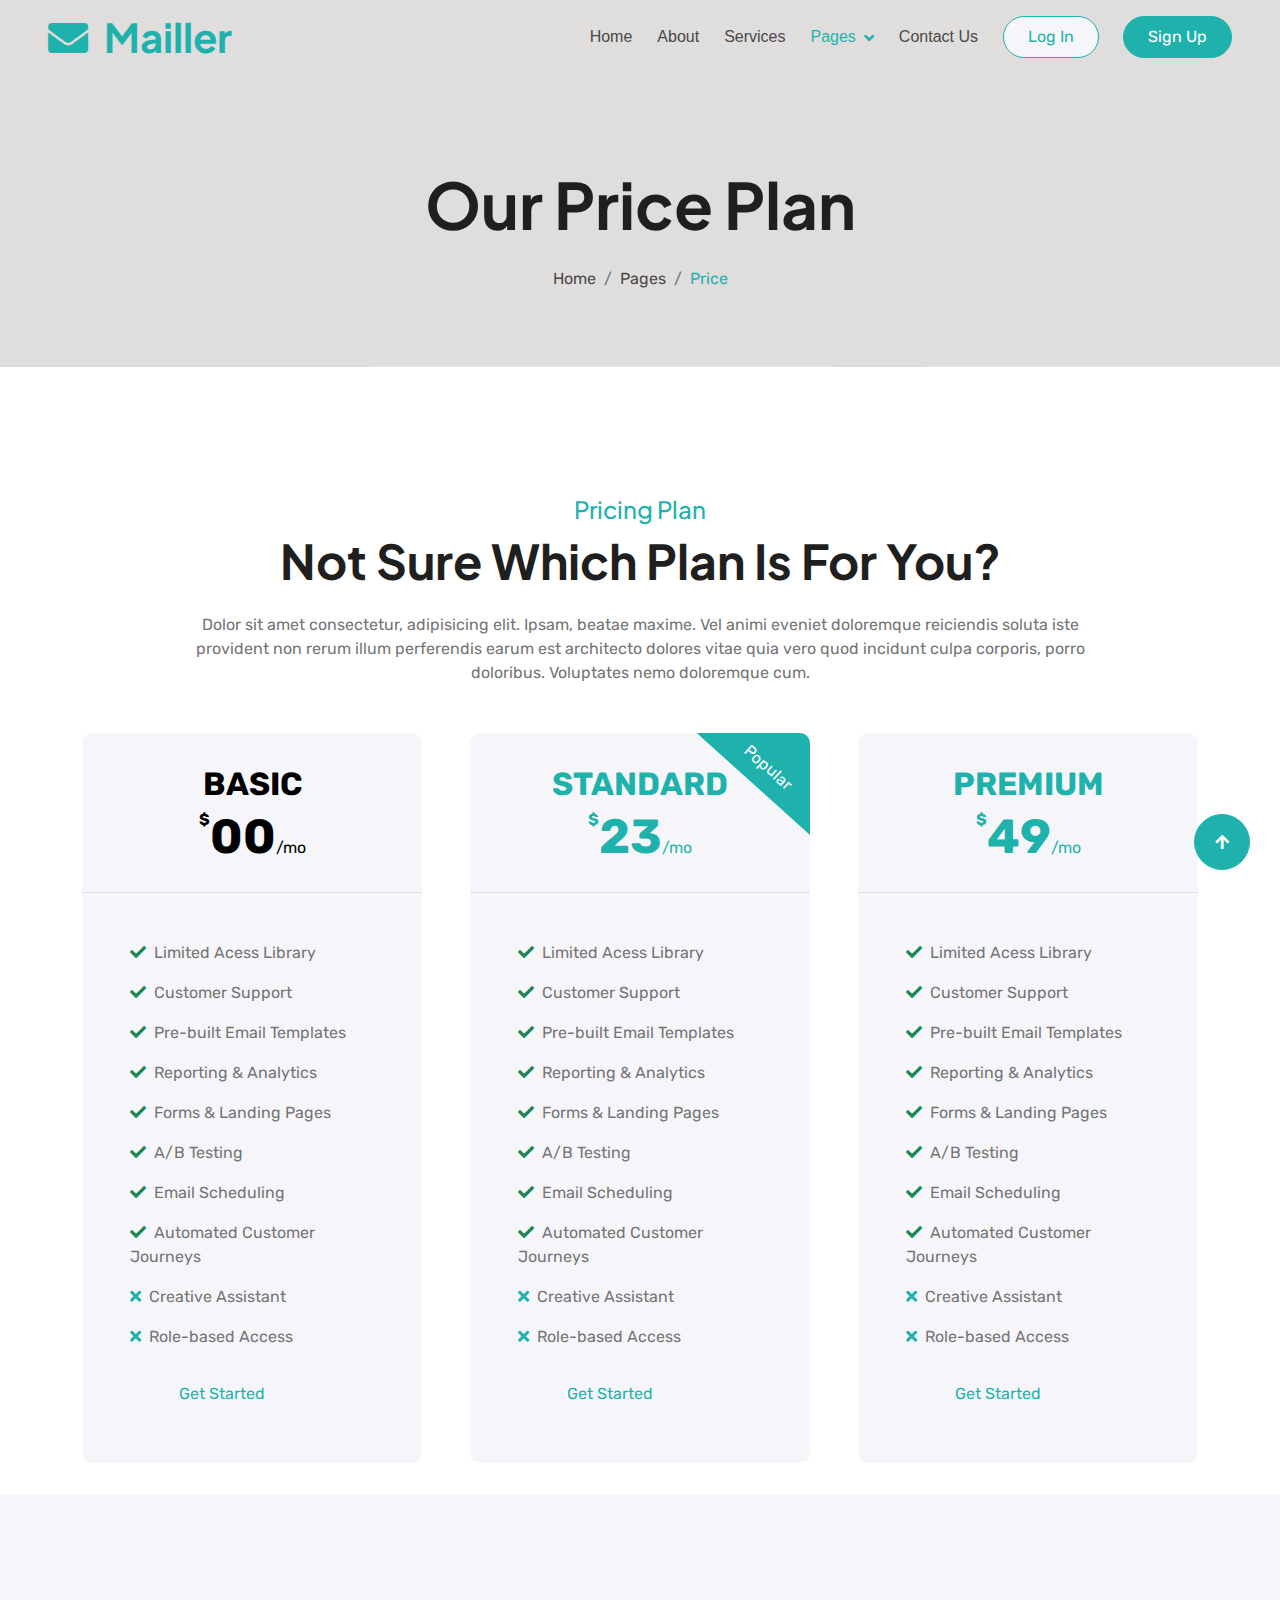
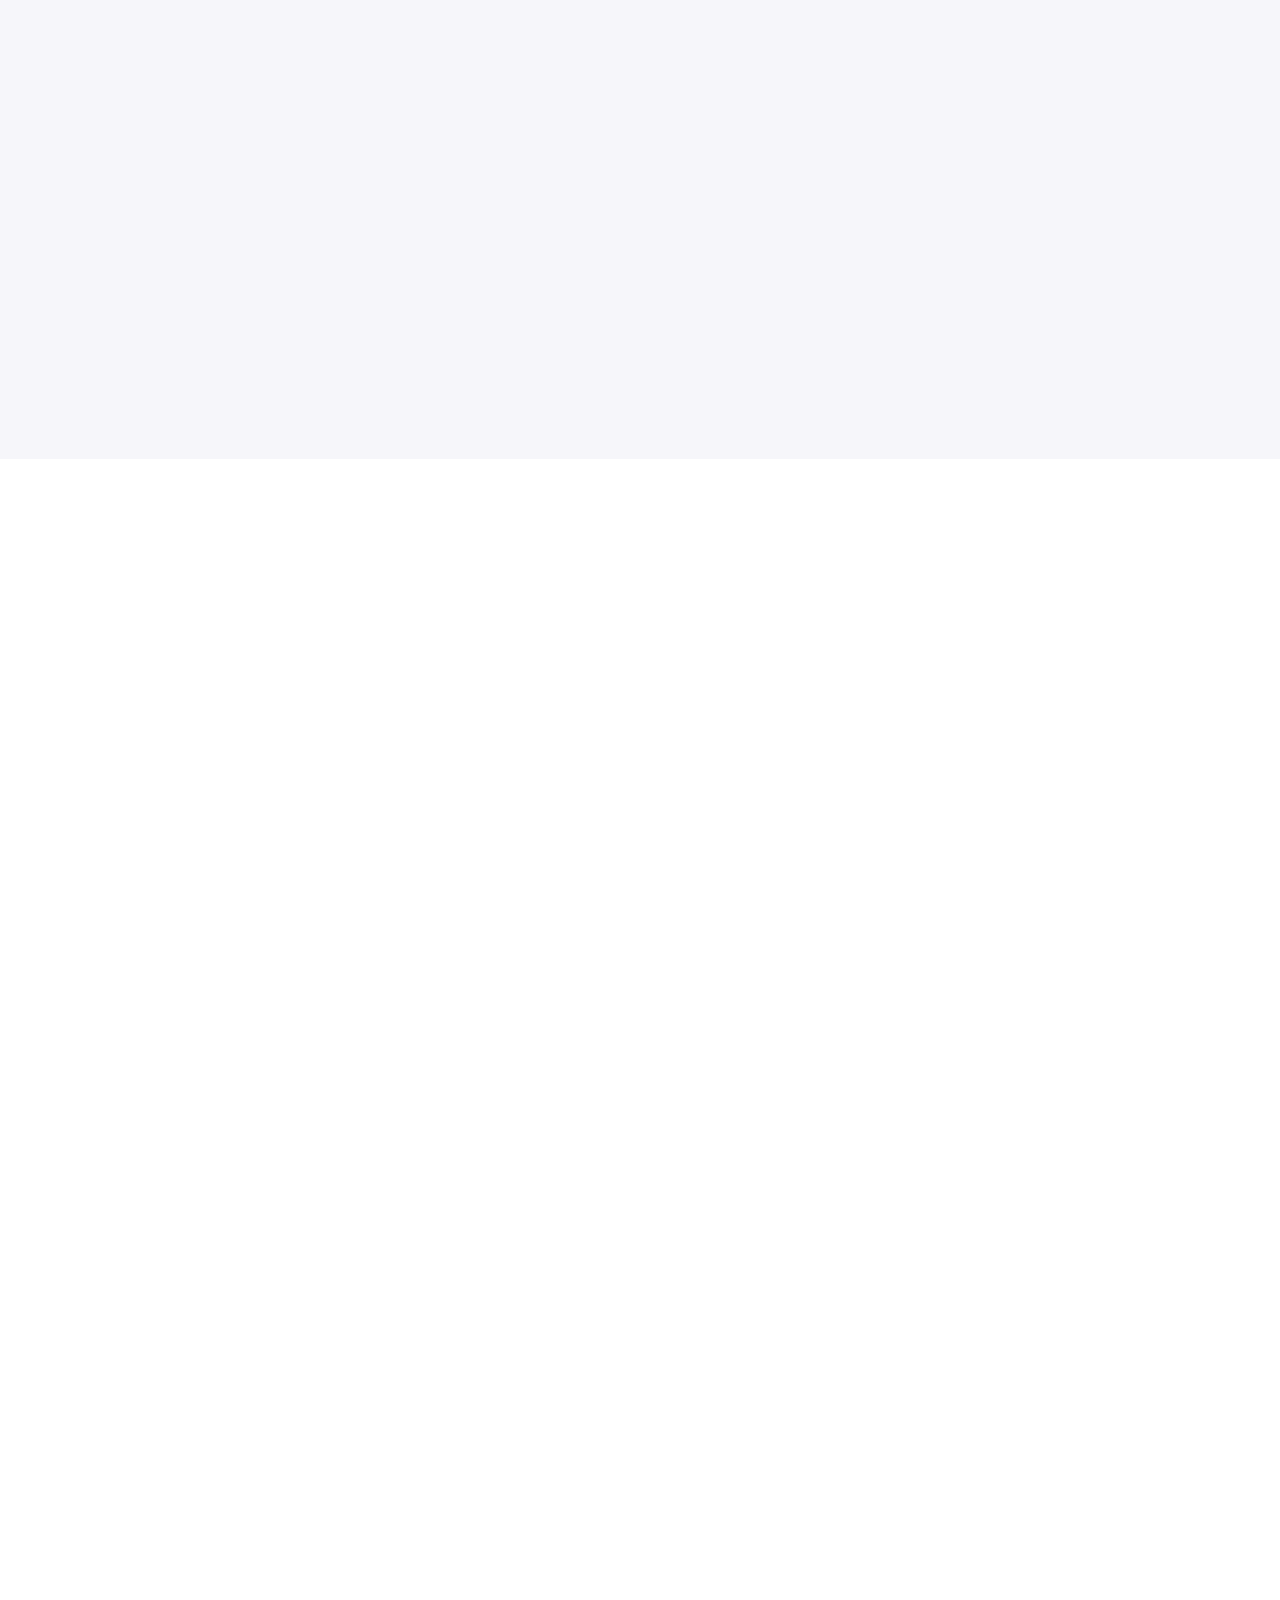
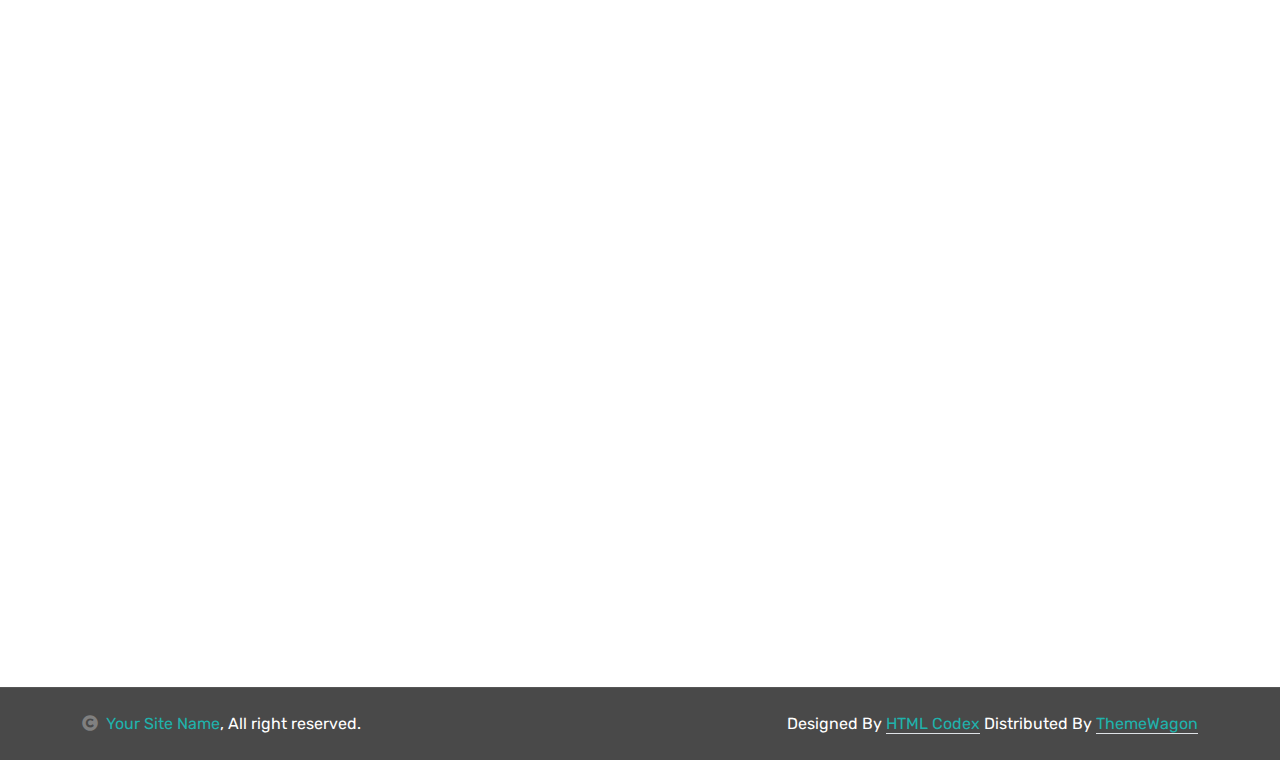
<file: pricing.html>
<!DOCTYPE html>
<html lang="en">

    <head>
        <meta charset="utf-8">
        <title>Mailler - SaaS Website Template</title>
        <meta content="width=device-width, initial-scale=1.0" name="viewport">
        <meta content="" name="keywords">
        <meta content="" name="description">

        <!-- Google Web Fonts -->
        <link rel="preconnect" href="https://fonts.googleapis.com">
        <link rel="preconnect" href="https://fonts.gstatic.com" crossorigin>
        <link href="https://fonts.googleapis.com/css2?family=Plus+Jakarta+Sans:wght@500;600;700&family=Rubik:wght@400;500&display=swap" rel="stylesheet"> 

        <!-- Icon Font Stylesheet -->
        <link rel="stylesheet" href="https://use.fontawesome.com/releases/v5.15.4/css/all.css"/>
        <link href="https://cdn.jsdelivr.net/npm/bootstrap-icons@1.4.1/font/bootstrap-icons.css" rel="stylesheet">

        <!-- Libraries Stylesheet -->
        <link href="lib/animate/animate.min.css" rel="stylesheet">
        <link href="lib/owlcarousel/assets/owl.carousel.min.css" rel="stylesheet">
        <link href="lib/lightbox/css/lightbox.min.css" rel="stylesheet">


        <!-- Customized Bootstrap Stylesheet -->
        <link href="css/bootstrap.min.css" rel="stylesheet">

        <!-- Template Stylesheet -->
        <link href="css/style.css" rel="stylesheet">
    </head>

    <body>

        <!-- Spinner Start -->
        <div id="spinner" class="show bg-white position-fixed translate-middle w-100 vh-100 top-50 start-50 d-flex align-items-center justify-content-center">
            <div class="spinner-border text-primary" style="width: 3rem; height: 3rem;" role="status">
                <span class="sr-only">Loading...</span>
            </div>
        </div>
        <!-- Spinner End -->


        <!-- Navbar & Hero Start -->
        <div class="container-fluid p-0">
            <nav class="navbar navbar-expand-lg navbar-light bg-transparent px-4 px-lg-5 py-3 py-lg-0">
                <a href="index.html" class="navbar-brand p-0">
                    <h1 class="display-6 text-primary m-0"><i class="fas fa-envelope me-3"></i>Mailler</h1>
                    <!-- <img src="img/logo.png" alt="Logo"> -->
                </a>
                <button class="navbar-toggler" type="button" data-bs-toggle="collapse" data-bs-target="#navbarCollapse">
                    <span class="fa fa-bars"></span>
                </button>
                <div class="collapse navbar-collapse" id="navbarCollapse">
                    <div class="navbar-nav ms-auto py-0">
                        <a href="index.html" class="nav-item nav-link">Home</a>
                        <a href="about.html" class="nav-item nav-link">About</a>
                        <a href="service.html" class="nav-item nav-link">Services</a>
                        <div class="nav-item dropdown">
                            <a href="#" class="nav-link dropdown-toggle active" data-bs-toggle="dropdown">Pages</a>
                            <div class="dropdown-menu m-0">
                                <a href="feature.html" class="dropdown-item">Features</a>
                                <a href="pricing.html" class="dropdown-item active">Pricing</a>
                                <a href="blog.html" class="dropdown-item">Blog</a>
                                <a href="testimonial.html" class="dropdown-item">Testimonial</a>
                                <a href="404.html" class="dropdown-item">404 Page</a>
                            </div>
                        </div>
                        <a href="contact.html" class="nav-item nav-link">Contact Us</a>
                    </div>
                    <a href="#" class="btn btn-light border border-primary rounded-pill text-primary py-2 px-4 me-4">Log In</a>
                    <a href="#" class="btn btn-primary rounded-pill text-white py-2 px-4">Sign Up</a>
                </div>
            </nav>
        </div>
        <!-- Navbar & Hero End -->


         <!-- Header Start -->
         <div class="container-fluid bg-breadcrumb">
            <ul class="breadcrumb-animation">
                <li></li>
                <li></li>
                <li></li>
                <li></li>
                <li></li>
                <li></li>
                <li></li>
                <li></li>
                <li></li>
                <li></li>
            </ul>
            <div class="container text-center py-5" style="max-width: 900px;">
                <h3 class="display-3 mb-4 wow fadeInDown" data-wow-delay="0.1s">Our Price Plan</h1>
                <ol class="breadcrumb justify-content-center mb-0 wow fadeInDown" data-wow-delay="0.3s">
                    <li class="breadcrumb-item"><a href="index.html">Home</a></li>
                    <li class="breadcrumb-item"><a href="#">Pages</a></li>
                    <li class="breadcrumb-item active text-primary">Price</li>
                </ol>    
            </div>
        </div>
        <!-- Header End -->


        <!-- Pricing Start -->
        <div class="container-fluid price py-5">
            <div class="container py-5">
                <div class="text-center mx-auto mb-5 wow fadeInUp" data-wow-delay="0.1s" style="max-width: 900px;">
                    <h4 class="text-primary">Pricing Plan</h4>
                    <h1 class="display-5 mb-4">Not Sure Which Plan Is For You?</h1>
                    <p class="mb-0">Dolor sit amet consectetur, adipisicing elit. Ipsam, beatae maxime. Vel animi eveniet doloremque reiciendis soluta iste provident non rerum illum perferendis earum est architecto dolores vitae quia vero quod incidunt culpa corporis, porro doloribus. Voluptates nemo doloremque cum.
                    </p>
                </div>
                <div class="row g-5 justify-content-center">
                    <div class="col-md-6 col-lg-6 col-xl-4 wow fadeInUp" data-wow-delay="0.1s">
                        <div class="price-item bg-light rounded text-center">
                            <div class="text-center text-dark border-bottom d-flex flex-column justify-content-center p-4" style="width: 100%; height: 160px;">
                                <p class="fs-2 fw-bold text-uppercase mb-0">BASIC</p>
                                <div class="d-flex justify-content-center">
                                    <strong class="align-self-start">$</strong>
                                    <p class="mb-0"><span class="display-5">00</span>/mo</p>
                                </div>                        
                            </div>
                            <div class="text-start p-5">
                                <p><i class="fas fa-check text-success me-1"></i> Limited Acess Library</p>
                                <p><i class="fas fa-check text-success me-1"></i> Customer Support</p>
                                <p><i class="fas fa-check text-success me-1"></i> Pre-built Email Templates</p>
                                <p><i class="fas fa-check text-success me-1"></i> Reporting & Analytics</p>
                                <p><i class="fas fa-check text-success me-1"></i> Forms & Landing Pages</p>
                                <p><i class="fas fa-check text-success me-1"></i> A/B Testing</p>
                                <p><i class="fas fa-check text-success me-1"></i> Email Scheduling</p>
                                <p><i class="fas fa-check text-success me-1"></i> Automated Customer Journeys</p>
                                <p><i class="fas fa-times text-danger me-1"></i> Creative Assistant</p>
                                <p class="mb-4"><i class="fas fa-times text-danger me-1"></i> Role-based Access</p>
                                <button class="btn btn-light rounded-pill py-2 px-5" type="button">Get Started</button>
                            </div>
                        </div>
                    </div>
                    <div class="col-md-6 col-lg-6 col-xl-4 wow fadeInUp" data-wow-delay="0.3s">
                        <div class="price-item bg-light rounded text-center">
                            <div class="pice-item-offer">Popular</div>
                            <div class="text-center text-primary border-bottom d-flex flex-column justify-content-center p-4" style="width: 100%; height: 160px;">
                                <p class="fs-2 fw-bold text-uppercase mb-0">Standard</p>
                                <div class="d-flex justify-content-center">
                                    <strong class="align-self-start">$</strong>
                                    <p class="mb-0"><span class="display-5">23</span>/mo</p>
                                </div>                        
                            </div>
                            <div class="text-start p-5">
                                <p><i class="fas fa-check text-success me-1"></i> Limited Acess Library</p>
                                <p><i class="fas fa-check text-success me-1"></i> Customer Support</p>
                                <p><i class="fas fa-check text-success me-1"></i> Pre-built Email Templates</p>
                                <p><i class="fas fa-check text-success me-1"></i> Reporting & Analytics</p>
                                <p><i class="fas fa-check text-success me-1"></i> Forms & Landing Pages</p>
                                <p><i class="fas fa-check text-success me-1"></i> A/B Testing</p>
                                <p><i class="fas fa-check text-success me-1"></i> Email Scheduling</p>
                                <p><i class="fas fa-check text-success me-1"></i> Automated Customer Journeys</p>
                                <p><i class="fas fa-times text-danger me-1"></i> Creative Assistant</p>
                                <p class="mb-4"><i class="fas fa-times text-danger me-1"></i> Role-based Access</p>
                                <button class="btn btn-light rounded-pill py-2 px-5" type="button">Get Started</button>
                            </div>
                        </div>
                    </div>
                    <div class="col-md-6 col-lg-6 col-xl-4 wow fadeInUp" data-wow-delay="0.5s">
                        <div class="price-item bg-light rounded text-center">
                            <div class="text-center text-secondary border-bottom d-flex flex-column justify-content-center p-4" style="width: 100%; height: 160px;">
                                <p class="fs-2 fw-bold text-uppercase mb-0">Premium</p>
                                <div class="d-flex justify-content-center">
                                    <strong class="align-self-start">$</strong>
                                    <p class="mb-0"><span class="display-5">49</span>/mo</p>
                                </div>                        
                            </div>
                            <div class="text-start p-5">
                                <p><i class="fas fa-check text-success me-1"></i> Limited Acess Library</p>
                                <p><i class="fas fa-check text-success me-1"></i> Customer Support</p>
                                <p><i class="fas fa-check text-success me-1"></i> Pre-built Email Templates</p>
                                <p><i class="fas fa-check text-success me-1"></i> Reporting & Analytics</p>
                                <p><i class="fas fa-check text-success me-1"></i> Forms & Landing Pages</p>
                                <p><i class="fas fa-check text-success me-1"></i> A/B Testing</p>
                                <p><i class="fas fa-check text-success me-1"></i> Email Scheduling</p>
                                <p><i class="fas fa-check text-success me-1"></i> Automated Customer Journeys</p>
                                <p><i class="fas fa-times text-danger me-1"></i> Creative Assistant</p>
                                <p class="mb-4"><i class="fas fa-times text-danger me-1"></i> Role-based Access</p>
                                <button class="btn btn-light rounded-pill py-2 px-5" type="button">Get Started</button>
                            </div>
                        </div>
                    </div>
                </div>
            </div>
        </div>
        <!-- Pricing End -->


        <!-- FAQ Start -->
        <div class="container-fluid FAQ bg-light overflow-hidden py-5">
            <div class="container py-5">
                <div class="row g-5 align-items-center">
                    <div class="col-lg-6 wow fadeInLeft" data-wow-delay="0.1s">
                       <div class="accordion" id="accordionExample">
                            <div class="accordion-item border-0 mb-4">
                                <h2 class="accordion-header" id="headingOne">
                                    <button class="accordion-button rounded-top" type="button" data-bs-toggle="collapse" data-bs-target="#collapseOne" aria-expanded="true" aria-controls="collapseTOne">
                                        Why did you choose Our Email Services?
                                    </button>
                                </h2>
                                <div id="collapseOne" class="accordion-collapse collapse show" aria-labelledby="headingOne" data-bs-parent="#accordionExample">
                                    <div class="accordion-body my-2">
                                        <h5>Dolor sit amet consectetur adipisicing elit.</h5>
                                        <p>Lorem ipsum dolor sit amet consectetur adipisicing elit. Ad nemo impedit, sapiente quis illo quia nulla atque maxime fuga minima ipsa quae cum consequatur, sit, delectus exercitationem odit officiis maiores! Neque, quidem corrupti modi architecto eos saepe incidunt dignissimos rerum.</p>
                                        <p>Lorem ipsum dolor sit amet consectetur adipisicing elit. Dicta distinctio hic fuga odio excepturi ducimus sequi at. Doloribus, non aspernatur.</p>
                                    </div>
                                </div>
                            </div>
                            <div class="accordion-item border-0 mb-4">
                                <h2 class="accordion-header" id="headingTwo">
                                    <button class="accordion-button collapsed rounded-top" type="button" data-bs-toggle="collapse" data-bs-target="#collapseTwo" aria-expanded="false" aria-controls="collapseTwo">
                                        Are there any hidden charges? 
                                    </button>
                                </h2>
                                <div id="collapseTwo" class="accordion-collapse collapse" aria-labelledby="headingTwo" data-bs-parent="#accordionExample">
                                    <div class="accordion-body my-2">
                                        <h5>Dolor sit amet consectetur adipisicing elit.</h5>
                                        <p>Lorem ipsum dolor sit amet consectetur adipisicing elit. Ad nemo impedit, sapiente quis illo quia nulla atque maxime fuga minima ipsa quae cum consequatur, sit, delectus exercitationem odit officiis maiores! Neque, quidem corrupti modi architecto eos saepe incidunt dignissimos rerum.</p>
                                        <p>Lorem ipsum dolor sit amet consectetur adipisicing elit. Dicta distinctio hic fuga odio excepturi ducimus sequi at. Doloribus, non aspernatur.</p>
                                    </div>
                                </div>
                            </div>
                            <div class="accordion-item border-0">
                                <h2 class="accordion-header" id="headingThree">
                                    <button class="accordion-button collapsed rounded-top" type="button" data-bs-toggle="collapse" data-bs-target="#collapseThree" aria-expanded="false" aria-controls="collapseThree">
                                        What are the key challenges of email marketing?
                                    </button>
                                </h2>
                                <div id="collapseThree" class="accordion-collapse collapse" aria-labelledby="headingThree" data-bs-parent="#accordionExample">
                                    <div class="accordion-body my-2">
                                        <h5>Dolor sit amet consectetur adipisicing elit.</h5>
                                        <p>Lorem ipsum dolor sit amet consectetur adipisicing elit. Ad nemo impedit, sapiente quis illo quia nulla atque maxime fuga minima ipsa quae cum consequatur, sit, delectus exercitationem odit officiis maiores! Neque, quidem corrupti modi architecto eos saepe incidunt dignissimos rerum.</p>
                                        <p>Lorem ipsum dolor sit amet consectetur adipisicing elit. Dicta distinctio hic fuga odio excepturi ducimus sequi at. Doloribus, non aspernatur.</p>
                                    </div>
                                </div>
                            </div>
                       </div>
                    </div>
                    <div class="col-lg-6 wow fadeInRight" data-wow-delay="0.3s">
                        <div class="FAQ-img RotateMoveRight rounded">
                            <img src="img/about-1.png" class="img-fluid w-100" alt="">
                        </div>
                    </div>
                </div>
            </div>
        </div>
        <!-- FAQ End -->


        <!-- Feature Start -->
        <div class="container-fluid feature overflow-hidden py-5">
            <div class="container py-5">
                <div class="text-center mx-auto mb-5 wow fadeInUp" data-wow-delay="0.1s" style="max-width: 900px;">
                    <h4 class="text-primary">Our Feature</h4>
                    <h1 class="display-5 mb-4">Important Features For Email Marketing</h1>
                    <p class="mb-0">Dolor sit amet consectetur, adipisicing elit. Ipsam, beatae maxime. Vel animi eveniet doloremque reiciendis soluta iste provident non rerum illum perferendis earum est architecto dolores vitae quia vero quod incidunt culpa corporis, porro doloribus. Voluptates nemo doloremque cum.
                    </p>
                </div>
                <div class="row g-4 justify-content-center text-center mb-5">
                    <div class="col-md-6 col-lg-4 col-xl-3 wow fadeInUp" data-wow-delay="0.1s">
                        <div class="text-center p-4">
                            <div class="d-inline-block rounded bg-light p-4 mb-4"><i class="fas fa-envelope fa-5x text-secondary"></i></div>
                            <div class="feature-content">
                                <a href="#" class="h4">Email Marketing <i class="fa fa-long-arrow-alt-right"></i></a>
                                <p class="mt-4 mb-0">Lorem ipsum dolor sit amet consectetur adipisicing elit.consectetur adipisicing elit
                                </p>
                            </div>
                        </div>
                    </div>
                    <div class="col-md-6 col-lg-4 col-xl-3 wow fadeInUp" data-wow-delay="0.3s">
                        <div class="text-center p-4">
                            <div class="d-inline-block rounded bg-light p-4 mb-4"><i class="fas fa-mail-bulk fa-5x text-secondary"></i></div>
                            <div class="feature-content">
                                <a href="#" class="h4">Email Builder <i class="fa fa-long-arrow-alt-right"></i></a>
                                <p class="mt-4 mb-0">Lorem ipsum dolor sit amet consectetur adipisicing elit.consectetur adipisicing elit
                                </p>
                            </div>
                        </div>
                    </div>
                    <div class="col-md-6 col-lg-4 col-xl-3 wow fadeInUp" data-wow-delay="0.5s">
                        <div class="text-center rounded p-4">
                            <div class="d-inline-block rounded bg-light p-4 mb-4"><i class="fas fa-sitemap fa-5x text-secondary"></i></div>
                            <div class="feature-content">
                                <a href="#" class="h4">Customer Builder <i class="fa fa-long-arrow-alt-right"></i></a>
                                <p class="mt-4 mb-0">Lorem ipsum dolor sit amet consectetur adipisicing elit.consectetur adipisicing elit
                                </p>
                            </div>
                        </div>
                    </div>
                    <div class="col-md-6 col-lg-4 col-xl-3 wow fadeInUp" data-wow-delay="0.7s">
                        <div class="text-center rounded p-4">
                            <div class="d-inline-block rounded bg-light p-4 mb-4"><i class="fas fa-tasks fa-5x text-secondary"></i></div>
                            <div class="feature-content">
                                <a href="#" class="h4">Campaign Manager <i class="fa fa-long-arrow-alt-right"></i></a>
                                <p class="mt-4 mb-0">Lorem ipsum dolor sit amet consectetur adipisicing elit.consectetur adipisicing elit
                                </p>
                            </div>
                        </div>
                    </div>
                    <div class="col-12 wow fadeInUp" data-wow-delay="0.1s">
                        <div class="my-3">
                            <a href="#" class="btn btn-primary d-inline rounded-pill px-5 py-3">More Features</a>
                        </div>
                    </div>
                </div>
                <div class="row g-5 pt-5" style="margin-top: 6rem;">
                    <div class="col-lg-6 wow fadeInLeft" data-wow-delay="0.1s">
                        <div class="feature-img RotateMoveLeft h-100" style="object-fit: cover;">
                            <img src="img/features-1.png" class="img-fluid w-100 h-100" alt="">
                        </div>
                    </div>
                    <div class="col-lg-6 wow fadeInRight" data-wow-delay="0.1s">
                        <h4 class="text-primary">Fearutes</h4>
                        <h1 class="display-5 mb-4">Push Your Visitors Into Happy Customers</h1>
                        <p class="mb-4">Lorem ipsum dolor sit amet, consectetur adipisicing elit. Accusantium, suscipit itaque quaerat dicta porro illum, autem, molestias ut animi ab aspernatur dolorum officia nam dolore. Voluptatibus aliquam earum labore atque.
                        </p>
                        <div class="row g-4">
                            <div class="col-6">
                                <div class="d-flex">
                                    <i class="fas fa-newspaper fa-4x text-secondary"></i>
                                    <div class="d-flex flex-column ms-3">
                                        <h2 class="mb-0 fw-bold">285</h2>
                                        <small class="text-dark">Created Projects</small>
                                    </div>
                                </div>
                            </div>
                            <div class="col-6">
                                <div class="d-flex">
                                    <i class="fas fa-users fa-4x text-secondary"></i>
                                    <div class="d-flex flex-column ms-3">
                                        <h2 class="mb-0 fw-bold">6560</h2>
                                        <small class="text-dark">Happy Clients</small>
                                    </div>
                                </div>
                            </div>
                        </div>
                        <div class="my-4">
                            <a href="#" class="btn btn-primary rounded-pill py-3 px-5">Read More</a>
                        </div>
                    </div>
                </div>
            </div>
        </div>
        <!-- Feature End -->


        <!-- Footer Start -->
        <div class="container-fluid footer py-5 wow fadeIn" data-wow-delay="0.2s">
            <div class="container py-5">
                <div class="row g-5">
                    <div class="col-md-6 col-lg-6 col-xl-3">
                        <div class="footer-item d-flex flex-column">
                            <h4 class="text-dark mb-4">Company</h4>
                            <a href=""> Why Mailler?</a>
                            <a href=""> Our Features</a>
                            <a href=""> Our Portfolio</a>
                            <a href=""> About Us</a>
                            <a href=""> Our Blog & News</a>
                            <a href=""> Get In Touch</a>
                        </div>
                    </div>
                    <div class="col-md-6 col-lg-6 col-xl-3">
                        <div class="footer-item d-flex flex-column">
                            <h4 class="mb-4 text-dark">Quick Links</h4>
                            <a href=""> About Us</a>
                            <a href=""> Contact Us</a>
                            <a href=""> Privacy Policy</a>
                            <a href=""> Terms & Conditions</a>
                            <a href=""> Our Blog & News</a>
                            <a href=""> Our Team</a>
                        </div>
                    </div>
                    <div class="col-md-6 col-lg-6 col-xl-3">
                        <div class="footer-item d-flex flex-column">
                            <h4 class="mb-4 text-dark">Services</h4>
                            <a href=""> All Services</a>
                            <a href=""> Promotional Emails</a>
                            <a href=""> Product Updates</a>
                            <a href=""> Email Marketing</a>
                            <a href=""> Acquistion Emails</a>
                            <a href=""> Retention Emails</a>
                        </div>
                    </div>
                    <div class="col-md-6 col-lg-6 col-xl-3">
                        <div class="footer-item d-flex flex-column">
                            <h4 class="mb-4 text-dark">Contact Info</h4>
                            <a href=""><i class="fa fa-map-marker-alt me-2"></i> 123 Street, New York, USA</a>
                            <a href=""><i class="fas fa-envelope me-2"></i> info@example.com</a>
                            <a href=""><i class="fas fa-phone me-2"></i> +012 345 67890</a>
                            <a href="" class="mb-3"><i class="fas fa-print me-2"></i> +012 345 67890</a>
                            <div class="d-flex align-items-center">
                                <i class="fas fa-share fa-2x text-secondary me-2"></i>
                                <a class="btn-square btn btn-primary rounded-circle mx-1" href=""><i class="fab fa-facebook-f"></i></a>
                                <a class="btn-square btn btn-primary rounded-circle mx-1" href=""><i class="fab fa-twitter"></i></a>
                                <a class="btn-square btn btn-primary rounded-circle mx-1" href=""><i class="fab fa-instagram"></i></a>
                                <a class="btn-square btn btn-primary rounded-circle mx-1" href=""><i class="fab fa-linkedin-in"></i></a>
                            </div>
                        </div>
                    </div>
                </div>
            </div>
        </div>
        <!-- Footer End -->

        
        <!-- Copyright Start -->
        <div class="container-fluid copyright py-4">
            <div class="container">
                <div class="row g-4 align-items-center">
                    <div class="col-md-6 text-center text-md-start mb-md-0">
                        <span class="text-white"><a href="#"><i class="fas fa-copyright text-light me-2"></i>Your Site Name</a>, All right reserved.</span>
                    </div>
                    <div class="col-md-6 text-center text-md-end text-white">
                        <!--/*** This template is free as long as you keep the below author’s credit link/attribution link/backlink. ***/-->
                        <!--/*** If you'd like to use the template without the below author’s credit link/attribution link/backlink, ***/-->
                        <!--/*** you can purchase the Credit Removal License from "https://htmlcodex.com/credit-removal". ***/-->
                        Designed By <a class="border-bottom" href="https://htmlcodex.com">HTML Codex</a> Distributed By <a class="border-bottom" href="https://themewagon.com">ThemeWagon</a>
                    </div>
                </div>
            </div>
        </div>
        <!-- Copyright End -->


        <!-- Back to Top -->
        <a href="#" class="btn btn-primary btn-lg-square back-to-top"><i class="fa fa-arrow-up"></i></a>   

        
    <!-- JavaScript Libraries -->
    <script src="https://ajax.googleapis.com/ajax/libs/jquery/3.6.4/jquery.min.js"></script>
    <script src="https://cdn.jsdelivr.net/npm/bootstrap@5.0.0/dist/js/bootstrap.bundle.min.js"></script>
    <script src="lib/wow/wow.min.js"></script>
    <script src="lib/easing/easing.min.js"></script>
    <script src="lib/waypoints/waypoints.min.js"></script>
    <script src="lib/counterup/counterup.min.js"></script>
    <script src="lib/owlcarousel/owl.carousel.min.js"></script>
    <script src="lib/lightbox/js/lightbox.min.js"></script>
    

    <!-- Template Javascript -->
    <script src="js/main.js"></script>
    </body>

</html>
</file>
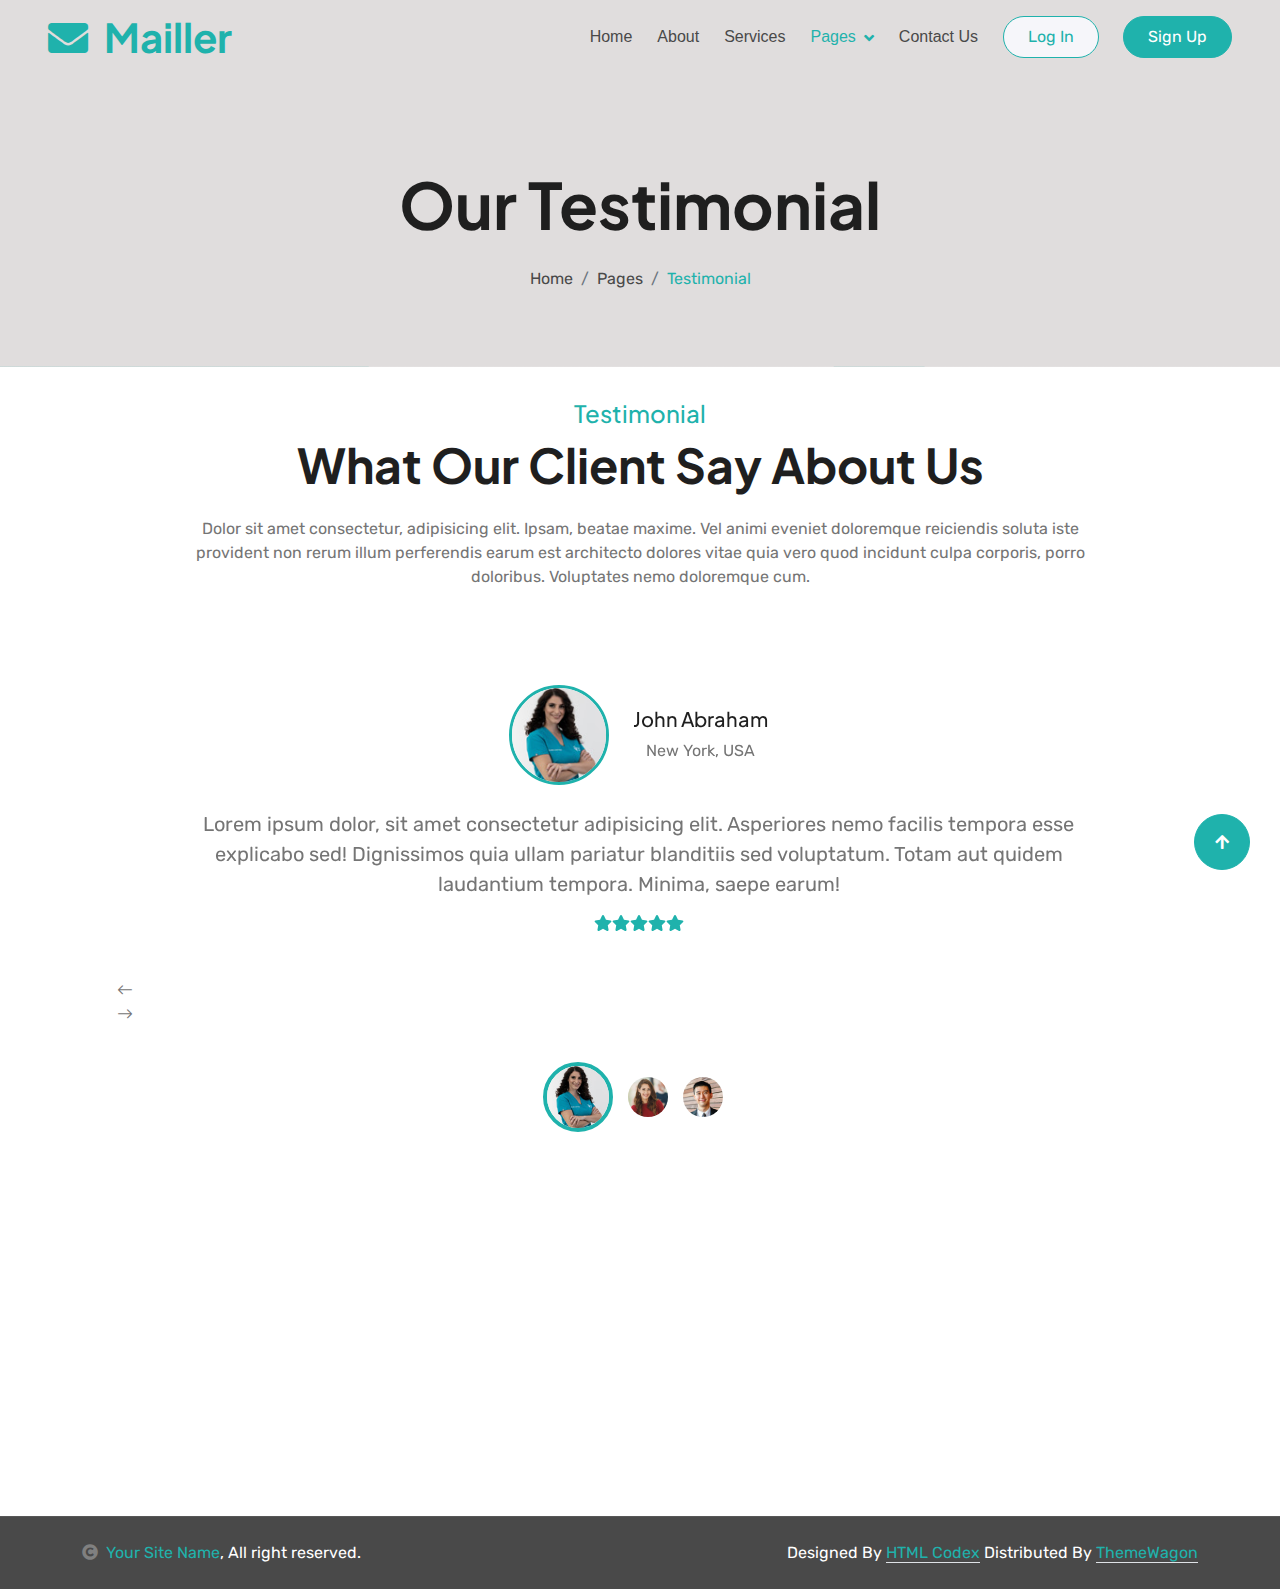
<file: testimonial.html>
<!DOCTYPE html>
<html lang="en">

    <head>
        <meta charset="utf-8">
        <title>Mailler - SaaS Website Template</title>
        <meta content="width=device-width, initial-scale=1.0" name="viewport">
        <meta content="" name="keywords">
        <meta content="" name="description">

        <!-- Google Web Fonts -->
        <link rel="preconnect" href="https://fonts.googleapis.com">
        <link rel="preconnect" href="https://fonts.gstatic.com" crossorigin>
        <link href="https://fonts.googleapis.com/css2?family=Plus+Jakarta+Sans:wght@500;600;700&family=Rubik:wght@400;500&display=swap" rel="stylesheet"> 

        <!-- Icon Font Stylesheet -->
        <link rel="stylesheet" href="https://use.fontawesome.com/releases/v5.15.4/css/all.css"/>
        <link href="https://cdn.jsdelivr.net/npm/bootstrap-icons@1.4.1/font/bootstrap-icons.css" rel="stylesheet">

        <!-- Libraries Stylesheet -->
        <link href="lib/animate/animate.min.css" rel="stylesheet">
        <link href="lib/owlcarousel/assets/owl.carousel.min.css" rel="stylesheet">
        <link href="lib/lightbox/css/lightbox.min.css" rel="stylesheet">


        <!-- Customized Bootstrap Stylesheet -->
        <link href="css/bootstrap.min.css" rel="stylesheet">

        <!-- Template Stylesheet -->
        <link href="css/style.css" rel="stylesheet">
    </head>

    <body>

        <!-- Spinner Start -->
        <div id="spinner" class="show bg-white position-fixed translate-middle w-100 vh-100 top-50 start-50 d-flex align-items-center justify-content-center">
            <div class="spinner-border text-primary" style="width: 3rem; height: 3rem;" role="status">
                <span class="sr-only">Loading...</span>
            </div>
        </div>
        <!-- Spinner End -->


        <!-- Navbar & Hero Start -->
        <div class="container-fluid p-0">
            <nav class="navbar navbar-expand-lg navbar-light bg-transparent px-4 px-lg-5 py-3 py-lg-0">
                <a href="index.html" class="navbar-brand p-0">
                    <h1 class="display-6 text-primary m-0"><i class="fas fa-envelope me-3"></i>Mailler</h1>
                    <!-- <img src="img/logo.png" alt="Logo"> -->
                </a>
                <button class="navbar-toggler" type="button" data-bs-toggle="collapse" data-bs-target="#navbarCollapse">
                    <span class="fa fa-bars"></span>
                </button>
                <div class="collapse navbar-collapse" id="navbarCollapse">
                    <div class="navbar-nav ms-auto py-0">
                        <a href="index.html" class="nav-item nav-link">Home</a>
                        <a href="about.html" class="nav-item nav-link">About</a>
                        <a href="service.html" class="nav-item nav-link">Services</a>
                        <div class="nav-item dropdown">
                            <a href="#" class="nav-link dropdown-toggle active" data-bs-toggle="dropdown">Pages</a>
                            <div class="dropdown-menu m-0">
                                <a href="feature.html" class="dropdown-item">Features</a>
                                <a href="pricing.html" class="dropdown-item">Pricing</a>
                                <a href="blog.html" class="dropdown-item">Blog</a>
                                <a href="testimonial.html" class="dropdown-item active">Testimonial</a>
                                <a href="404.html" class="dropdown-item">404 Page</a>
                            </div>
                        </div>
                        <a href="contact.html" class="nav-item nav-link">Contact Us</a>
                    </div>
                    <a href="#" class="btn btn-light border border-primary rounded-pill text-primary py-2 px-4 me-4">Log In</a>
                    <a href="#" class="btn btn-primary rounded-pill text-white py-2 px-4">Sign Up</a>
                </div>
            </nav>
        </div>
        <!-- Navbar & Hero End -->


         <!-- Header Start -->
         <div class="container-fluid bg-breadcrumb mb-0">
            <ul class="breadcrumb-animation">
                <li></li>
                <li></li>
                <li></li>
                <li></li>
                <li></li>
                <li></li>
                <li></li>
                <li></li>
                <li></li>
                <li></li>
            </ul>
            <div class="container text-center py-5" style="max-width: 900px;">
                <h3 class="display-3 mb-4 wow fadeInDown" data-wow-delay="0.1s">Our Testimonial</h1>
                <ol class="breadcrumb justify-content-center mb-0 wow fadeInDown" data-wow-delay="0.3s">
                    <li class="breadcrumb-item"><a href="index.html">Home</a></li>
                    <li class="breadcrumb-item"><a href="#">Pages</a></li>
                    <li class="breadcrumb-item active text-primary">Testimonial</li>
                </ol>    
            </div>
        </div>
        <!-- Header End -->


        <!-- Testimonial Start -->
        <div class="container-fluid testimonial py-5 bg-white">
            <div class="container py-5">
                <div class="text-center mx-auto mb-5 wow fadeInUp" data-wow-delay="0.1s" style="max-width: 900px;">
                    <h4 class="text-primary">Testimonial</h4>
                    <h1 class="display-5 mb-4">What Our Client Say About Us</h1>
                    <p class="mb-0">Dolor sit amet consectetur, adipisicing elit. Ipsam, beatae maxime. Vel animi eveniet doloremque reiciendis soluta iste provident non rerum illum perferendis earum est architecto dolores vitae quia vero quod incidunt culpa corporis, porro doloribus. Voluptates nemo doloremque cum.
                    </p>
                </div>
                <div class="testimonial-carousel owl-carousel wow zoomInDown" data-wow-delay="0.2s">
                    <div class="testimonial-item" data-dot="<img class='img-fluid' src='img/testimonial-img-1.jpg' alt=''>">
                        <div class="testimonial-inner text-center p-5">
                            <div class="d-flex align-items-center justify-content-center mb-4">
                                <div class="testimonial-inner-img border border-primary border-3 me-4" style="width: 100px; height: 100px; border-radius: 50%;">
                                    <img src="img/testimonial-img-1.jpg" class="img-fluid rounded-circle" alt="">
                                </div>
                                <div>
                                    <h5 class="mb-2">John Abraham</h5>
                                    <p class="mb-0">New York, USA</p>
                                </div>
                            </div>
                            <p class="fs-7">Lorem ipsum dolor, sit amet consectetur adipisicing elit. Asperiores nemo facilis tempora esse explicabo sed! Dignissimos quia ullam pariatur blanditiis sed voluptatum. Totam aut quidem laudantium tempora. Minima, saepe earum!
                            </p>
                            <div class="text-center">
                                <div class="d-flex justify-content-center">
                                    <i class="fas fa-star text-primary"></i>
                                    <i class="fas fa-star text-primary"></i>
                                    <i class="fas fa-star text-primary"></i>
                                    <i class="fas fa-star text-primary"></i>
                                    <i class="fas fa-star text-primary"></i>
                                </div>
                            </div>
                        </div>
                    </div>
                    <div class="testimonial-item" data-dot="<img class='img-fluid' src='img/testimonial-img-2.jpg' alt=''>">
                        <div class="testimonial-inner text-center p-5">
                            <div class="d-flex align-items-center justify-content-center mb-4">
                                <div class="testimonial-inner-img border border-primary border-3 me-4" style="width: 100px; height: 100px; border-radius: 50%;">
                                    <img src="img/testimonial-img-2.jpg" class="img-fluid rounded-circle" alt="">
                                </div>
                                <div>
                                    <h5 class="mb-2">John Abraham</h5>
                                    <p class="mb-0">New York, USA</p>
                                </div>
                            </div>
                            <p class="fs-7">Lorem ipsum dolor, sit amet consectetur adipisicing elit. Asperiores nemo facilis tempora esse explicabo sed! Dignissimos quia ullam pariatur blanditiis sed voluptatum. Totam aut quidem laudantium tempora. Minima, saepe earum!
                            </p>
                            <div class="text-center">
                                <div class="d-flex justify-content-center">
                                    <i class="fas fa-star text-primary"></i>
                                    <i class="fas fa-star text-primary"></i>
                                    <i class="fas fa-star text-primary"></i>
                                    <i class="fas fa-star text-primary"></i>
                                    <i class="fas fa-star text-primary"></i>
                                </div>
                            </div>
                        </div>
                    </div>
                    <div class="testimonial-item" data-dot="<img class='img-fluid' src='img/testimonial-img-3.jpg' alt=''>">
                        <div class="testimonial-inner text-center p-5">
                            <div class="d-flex align-items-center justify-content-center mb-4">
                                <div class="testimonial-inner-img border border-primary border-3 me-4" style="width: 100px; height: 100px; border-radius: 50%;">
                                    <img src="img/testimonial-img-3.jpg" class="img-fluid rounded-circle" alt="">
                                </div>
                                <div>
                                    <h5 class="mb-2">John Abraham</h5>
                                    <p class="mb-0">New York, USA</p>
                                </div>
                            </div>
                            <p class="fs-7">Lorem ipsum dolor, sit amet consectetur adipisicing elit. Asperiores nemo facilis tempora esse explicabo sed! Dignissimos quia ullam pariatur blanditiis sed voluptatum. Totam aut quidem laudantium tempora. Minima, saepe earum!
                            </p>
                            <div class="text-center">
                                <div class="d-flex justify-content-center">
                                    <i class="fas fa-star text-primary"></i>
                                    <i class="fas fa-star text-primary"></i>
                                    <i class="fas fa-star text-primary"></i>
                                    <i class="fas fa-star text-primary"></i>
                                    <i class="fas fa-star text-primary"></i>
                                </div>
                            </div>
                        </div>
                    </div>
                </div>
            </div>
        </div>
        <!-- Testimonial End -->


        <!-- Footer Start -->
        <div class="container-fluid footer py-5 wow fadeIn" data-wow-delay="0.2s">
            <div class="container py-5">
                <div class="row g-5">
                    <div class="col-md-6 col-lg-6 col-xl-3">
                        <div class="footer-item d-flex flex-column">
                            <h4 class="text-dark mb-4">Company</h4>
                            <a href=""> Why Mailler?</a>
                            <a href=""> Our Features</a>
                            <a href=""> Our Portfolio</a>
                            <a href=""> About Us</a>
                            <a href=""> Our Blog & News</a>
                            <a href=""> Get In Touch</a>
                        </div>
                    </div>
                    <div class="col-md-6 col-lg-6 col-xl-3">
                        <div class="footer-item d-flex flex-column">
                            <h4 class="mb-4 text-dark">Quick Links</h4>
                            <a href=""> About Us</a>
                            <a href=""> Contact Us</a>
                            <a href=""> Privacy Policy</a>
                            <a href=""> Terms & Conditions</a>
                            <a href=""> Our Blog & News</a>
                            <a href=""> Our Team</a>
                        </div>
                    </div>
                    <div class="col-md-6 col-lg-6 col-xl-3">
                        <div class="footer-item d-flex flex-column">
                            <h4 class="mb-4 text-dark">Services</h4>
                            <a href=""> All Services</a>
                            <a href=""> Promotional Emails</a>
                            <a href=""> Product Updates</a>
                            <a href=""> Email Marketing</a>
                            <a href=""> Acquistion Emails</a>
                            <a href=""> Retention Emails</a>
                        </div>
                    </div>
                    <div class="col-md-6 col-lg-6 col-xl-3">
                        <div class="footer-item d-flex flex-column">
                            <h4 class="mb-4 text-dark">Contact Info</h4>
                            <a href=""><i class="fa fa-map-marker-alt me-2"></i> 123 Street, New York, USA</a>
                            <a href=""><i class="fas fa-envelope me-2"></i> info@example.com</a>
                            <a href=""><i class="fas fa-phone me-2"></i> +012 345 67890</a>
                            <a href="" class="mb-3"><i class="fas fa-print me-2"></i> +012 345 67890</a>
                            <div class="d-flex align-items-center">
                                <i class="fas fa-share fa-2x text-secondary me-2"></i>
                                <a class="btn-square btn btn-primary rounded-circle mx-1" href=""><i class="fab fa-facebook-f"></i></a>
                                <a class="btn-square btn btn-primary rounded-circle mx-1" href=""><i class="fab fa-twitter"></i></a>
                                <a class="btn-square btn btn-primary rounded-circle mx-1" href=""><i class="fab fa-instagram"></i></a>
                                <a class="btn-square btn btn-primary rounded-circle mx-1" href=""><i class="fab fa-linkedin-in"></i></a>
                            </div>
                        </div>
                    </div>
                </div>
            </div>
        </div>
        <!-- Footer End -->

        
        <!-- Copyright Start -->
        <div class="container-fluid copyright py-4">
            <div class="container">
                <div class="row g-4 align-items-center">
                    <div class="col-md-6 text-center text-md-start mb-md-0">
                        <span class="text-white"><a href="#"><i class="fas fa-copyright text-light me-2"></i>Your Site Name</a>, All right reserved.</span>
                    </div>
                    <div class="col-md-6 text-center text-md-end text-white">
                        <!--/*** This template is free as long as you keep the below author’s credit link/attribution link/backlink. ***/-->
                        <!--/*** If you'd like to use the template without the below author’s credit link/attribution link/backlink, ***/-->
                        <!--/*** you can purchase the Credit Removal License from "https://htmlcodex.com/credit-removal". ***/-->
                        Designed By <a class="border-bottom" href="https://htmlcodex.com">HTML Codex</a> Distributed By <a class="border-bottom" href="https://themewagon.com">ThemeWagon</a>
                    </div>
                </div>
            </div>
        </div>
        <!-- Copyright End -->


        <!-- Back to Top -->
        <a href="#" class="btn btn-primary btn-lg-square back-to-top"><i class="fa fa-arrow-up"></i></a>   

        
    <!-- JavaScript Libraries -->
    <script src="https://ajax.googleapis.com/ajax/libs/jquery/3.6.4/jquery.min.js"></script>
    <script src="https://cdn.jsdelivr.net/npm/bootstrap@5.0.0/dist/js/bootstrap.bundle.min.js"></script>
    <script src="lib/wow/wow.min.js"></script>
    <script src="lib/easing/easing.min.js"></script>
    <script src="lib/waypoints/waypoints.min.js"></script>
    <script src="lib/counterup/counterup.min.js"></script>
    <script src="lib/owlcarousel/owl.carousel.min.js"></script>
    <script src="lib/lightbox/js/lightbox.min.js"></script>
    

    <!-- Template Javascript -->
    <script src="js/main.js"></script>
    </body>

</html>
</file>
<file: css/style.css>
@import url('https://fonts.googleapis.com/css?family=Poppins:400,500,700&display=swap');
/*** Spinner Start ***/
/*** Spinner ***/
#spinner {
    opacity: 0;
    visibility: hidden;
    transition: opacity .5s ease-out, visibility 0s linear .5s;
    z-index: 99999;
}

#spinner.show {
    transition: opacity .5s ease-out, visibility 0s linear 0s;
    visibility: visible;
    opacity: 1;
}
/*** Spinner End ***/




/*** whatapp***/
/* .whatsapp-icon {
    position: fixed;
    bottom: 100px;
    right: 30px;
    background-color: #1FB2AC;
    color: white;
    padding: 10px;
    /* border-radius: 50%; */
    /* font-size: 24px;
    box-shadow: 2px 2px 10px rgba(255, 255, 255, 0.3);
}
.whatsapp-icon:hover {
    background-color: #1FB2AC;
}  */


/* HTML: <div class="loader"></div> */

/* .loader {
    width: 12px;
    height: 12px;
    border-radius: 50%;
    display: block;
    margin:15px auto;
    position: relative;
    color: #d40808d3;
    box-sizing: border-box;
    animation: animloader 1s linear infinite alternate;
  }
  
  @keyframes animloader {
    0% {
      box-shadow: -38px -12px ,  -14px 0,  14px 0, 38px 0;
    }
    33% {
      box-shadow: -38px 0px, -14px -12px,  14px 0, 38px 0;
    }
    66% {
      box-shadow: -38px 0px , -14px 0, 14px -12px, 38px 0;
    }
    100% {
      box-shadow: -38px 0 , -14px 0, 14px 0 , 38px -12px;
    }
  }
   */

/* From Uiverse.io by AbanoubMagdy1 */ 
.loader {
    --dim: 3rem;
    width: var(--dim);
    height: var(--dim);
    position: relative;
    animation: spin988 2s linear infinite;
  
  }
  
  .loader .circle {
    --color: #333;
    --dim: 1.2rem;
    width: var(--dim);
    height: var(--dim);
    background-color: var(--color);
    border-radius: 50%;
    position: absolute;
  }
  
  .loader .circle:nth-child(1) {
    top: 0;
    left: 0;
  }
  
  .loader .circle:nth-child(2) {
    top: 0;
    right: 0;
  }
  
  .loader .circle:nth-child(3) {
    bottom: 0;
    left: 0;
  }
  
  .loader .circle:nth-child(4) {
    bottom: 0;
    right: 0;
  }
  
  @keyframes spin988 {
    0% {
      transform: scale(1) rotate(0);
    }
  
    20%, 25% {
      transform: scale(1.3) rotate(90deg);
    }
  
    45%, 50% {
      transform: scale(1) rotate(180deg);
    }
  
    70%, 75% {
      transform: scale(1.3) rotate(270deg);
    }
  
    95%, 100% {
      transform: scale(1) rotate(360deg);
    }
  }

.back-to-top1:hover{
    background-color: #1FB2AC;
    border-color: #1FB2AC;
    /* color: #1FB2AC; */

}

.back-to-top1 {
    background-color: #1FB2AC;
    border-radius: 50%;
    /* color: white; */
    font-size: 20px;
    padding: 20px;
    position: fixed;
    right: 30px;
    bottom: 100px;
    display: flex;
    width: 45px;
    height: 45px;
    align-items: center;
    justify-content: center;
    transition: 0.5s;
    z-index: 99;
}

.back-to-top {
    position: fixed;
    right: 30px;
    bottom: 30px;
    display: flex;
    width: 45px;
    height: 45px;
    align-items: center;
    justify-content: center;
    transition: 0.5s;
    z-index: 99;
}

/*** Button Start ***/
.btn {
    font-weight: 300;
    transition: .5s;
}

.btn-square {
    width: 32px;
    height: 32px;
}

.btn-sm-square {
    width: 34px;
    height: 34px;
}

.btn-md-square {
    width: 44px;
    height: 44px;
}

.btn-lg-square {
    width: 56px;
    height: 56px;
}

.btn-square,
.btn-sm-square,
.btn-md-square,
.btn-lg-square {
    padding: 0;
    display: flex;
    align-items: center;
    justify-content: center;
    font-weight: normal;
    border-radius: 50%;
}

.btn.btn-primary1 {
    background: #1FB2AC ;
    color: var(--bs-white) !important;
    font-weight: 400;
    transition: 0.5s;
}

.btn.btn-primary {
    background: #1FB2AC ;
    color: var(--bs-white) !important;
    font-weight: 400;
    transition: 0.1s;
}

.btn.btn-primary:hover {
    background: var(--bs-white) !important;
    color: #1FB2AC !important;
}

.btn.btn-primary1:hover {
    background: var(--bs-white) !important;
    color: #1FB2AC !important;
}
.btn.btn-light {
    background: var(--bs-light) !important;
    color: #1FB2AC !important;
    font-weight: 400;
    transition: 0.5s;
}

.btn.btn-light:hover {
    background: var(--bs-primary) !important;
    color: var(--bs-light) !important;
}


.RotateMoveLeft {
    position: relative;
    animation: RotateMoveLeft 10s linear infinite;
}

.RotateMoveRight {
    position: relative;
    animation: RotateMoveLeft 10s linear infinite;
}

@keyframes RotateMoveLeft {
    0%   {left: 0px;}
    50%   {left: 40px;}
    100%  {left: 0px;}
}

@keyframes RotateMoveRight {
    0%   {right: 0px;}
    50%   {right: 40px;}
    100%  {right: 0px;}
}


/*** Navbar ***/
.navbar-light .navbar-nav .nav-link {
    margin-right: 25px;
    padding: 25px 0;
    color: var(--bs-dark) !important;
    font-size: 16px;
    font-weight: 500;
    outline: none;
    transition: .5s;
    font-family:Verdana, Geneva, Tahoma, sans-serif;
}

.sticky-top.navbar-light .navbar-nav .nav-link {
    padding: 10px 0;
    color: var(--dark) !important;
}

.navbar-light .navbar-nav .nav-link:hover,
.navbar-light .navbar-nav .nav-link.active {
    color: #1FB2AC !important;
}

.navbar-light .navbar-brand img {
    max-height: 150px;
    transition: .5s;
}

.sticky-top.navbar-light .navbar-brand img {
    max-height: 70px;
}

.navbar .dropdown-toggle::after {
    border: none;
    content: "\f107";
    font-family: "Font Awesome 5 Free";
    font-weight: 600;
    vertical-align: middle;
    margin-left: 8px;
}

@media (min-width: 1200px) {
    .navbar .nav-item .dropdown-menu {
        display: block;
        visibility: hidden;
        top: 100%;
        transform: rotateX(-75deg);
        transform-origin: 0% 0%;
        border: 0;
        border-radius: 10px;
        transition: .5s;
        opacity: 0;
    }
}

.dropdown .dropdown-menu a:hover {
    background: #1FB2AC;
    color: var(--bs-white);
}

.navbar .nav-item:hover .dropdown-menu {
    transform: rotateX(0deg);
    visibility: visible;
    background: var(--bs-light) !important;
    transition: .5s;
    opacity: 1;
}

.collapse.navbar-collapse {
    transition: 0.5s;
}

@media (max-width: 992px) {
    nav.bg-transparent {
        position: absolute;
        width: 100%;
        background: transparent !important;
    }

    .navbar.navbar-expand-lg button span {
        position: relative;
        z-index: 99;
    }

    .navbar {
        position: relative;
        background: var(--bs-light);
        z-index: 2;
    }

    .sticky-top.navbar-light {
        position: relative;
        background: var(--bs-white) !important;
        padding: 0 20px 20px 20px !important;
    }

    .sticky-top.navbar-light {
        background: transparent;
    }

    nav.navbar {
        padding: 0 30px 30px 0;
    }

    .navbar.navbar-expand-lg .navbar-toggler {
        padding: 10px 20px;
        border: 1px solid #1FB2AC;
        color: #1FB2AC;
    }

    .navbar-light .navbar-collapse {
        margin-top: 15px;
        border-top: 1px solid #DDDDDD;
    }

    .navbar-light .navbar-nav .nav-link,
    .sticky-top.navbar-light .navbar-nav .nav-link {
        padding: 10px 0;
        margin-left: 0;
        color: var(--bs-dark) !important;
    }


    .navbar-light .navbar-brand img {
        max-height: 45;
    }

    .hero-header {
        margin-top: -100px !important;
    }
}

@media (min-width: 992px) {
    .navbar-light {
        position: absolute;
        width: 100%;
        top: 0;
        left: 0;
        background: transparent !important;
        z-index: 999;
    }
    
    .sticky-top.navbar-light {
        position: fixed;
        background: var(--bs-light) !important;
    }
}
/*** Navbar End ***/

/*** Single Page Hero Header Start ***/
.bg-breadcrumb {
    position: relative;
    overflow: hidden;
    background: linear-gradient(#e0dddd, #e0dddd);
    background-position: center center;
    background-repeat: no-repeat;
    background-size: cover;
    padding: 150px 0 60px 0;
    margin-bottom: 6rem;
    transition: 0.5s;
}

.bg-breadcrumb::after {
    content: "";
    position: absolute;
    bottom: -20%;
    left: -10%;
    width: 600px;
    height: 600px;
    border-radius: 300px;
    border: 80px solid #1FB2AC;
    background: transparent;
    animation: RotateMoveSingle 5s linear infinite;
    z-index: -1;
}

.bg-breadcrumb .breadcrumb {
    position: relative;
    z-index: 2;
}


@keyframes RotateMoveSingle {
    0% {
        -webkit-transform: rotateZ(0deg) rotate(0deg) translate3d(0, 1%, 0) rotateZ(0deg);
        transform: rotateZ(0deg) rotate(0deg) translate3d(0, 1%, 0) rotateZ(0deg);
    }
      100% {
        -webkit-transform: rotateZ(360deg) rotate(360deg) translate3d(0, 1%, 0) rotateZ(-360deg);
        transform: rotateZ(360deg) rotate(360deg) translate3d(0, 1%, 0) rotateZ(-360deg);
    }

    0% {bottom: 0px;}
    50%   {left: -10px;}
    75%   {bottom: 10%;}
    100%  {bottom: 0px;}
}

.bg-breadcrumb::before {
    content: "";
    position: absolute;
    top: -15%;
    right: -10%;
    width: 600px;
    height: 600px;
    border-radius: 300px;
    border: 80px solid #1FB2AC;
    background: transparent;
    animation: RotateMoveSingle 5s linear infinite;
    z-index: -1;
}

@keyframes RotateMoveSingle {
    0% {
        -webkit-transform: rotateZ(0deg) rotate(0deg) translate3d(0, 1%, 0) rotateZ(0deg);
        transform: rotateZ(0deg) rotate(0deg) translate3d(0, 1%, 0) rotateZ(0deg);
    }
      100% {
        -webkit-transform: rotateZ(360deg) rotate(360deg) translate3d(0, 1%, 0) rotateZ(-360deg);
        transform: rotateZ(360deg) rotate(360deg) translate3d(0, 1%, 0) rotateZ(-360deg);
    }

    0% {top: 0px;}
    50%   {top: 10%;}
    100%  {top: 0px;}
}

@media (max-width: 992px) {
    .bg-breadcrumb {
        padding-top: 100px !important;
    }
}

.bg-breadcrumb .breadcrumb-item a {
    color: var(--bs-dark) !important;
}


.breadcrumb-animation {
    position: absolute;
    top: 0;
    left: 0;
    width: 100%;
    height: 100%;
    overflow: hidden;
}

.breadcrumb-animation li {
    position: absolute;
    display: block;
    list-style: none;
    width: 20px;
    height: 20px;
    background: #1FB2AC;
    animation: animate 25s linear infinite;
    bottom: -150px;
    
}

.breadcrumb-animation li:nth-child(1) {
    left: 25%;
    width: 80px;
    height: 80px;
    animation-delay: 0s;
}


.breadcrumb-animation li:nth-child(2) {
    left: 10%;
    width: 20px;
    height: 20px;
    animation-delay: 2s;
    animation-duration: 12s;
}

.breadcrumb-animation li:nth-child(3) {
    left: 70%;
    width: 20px;
    height: 20px;
    animation-delay: 4s;
}

.breadcrumb-animation li:nth-child(4) {
    left: 40%;
    width: 60px;
    height: 60px;
    animation-delay: 0s;
    animation-duration: 18s;
}

.breadcrumb-animation li:nth-child(5) {
    left: 65%;
    width: 20px;
    height: 20px;
    animation-delay: 0s;
}

.breadcrumb-animation li:nth-child(6) {
    left: 75%;
    width: 110px;
    height: 110px;
    animation-delay: 3s;
}

.breadcrumb-animation li:nth-child(7) {
    left: 35%;
    width: 150px;
    height: 150px;
    animation-delay: 7s;
}

.breadcrumb-animation li:nth-child(8) {
    left: 50%;
    width: 25px;
    height: 25px;
    animation-delay: 15s;
    animation-duration: 45s;
}

.breadcrumb-animation li:nth-child(9) {
    left: 20%;
    width: 15px;
    height: 15px;
    animation-delay: 2s;
    animation-duration: 35s;
}

.breadcrumb-animation li:nth-child(10) {
    left: 85%;
    width: 150px;
    height: 150px;
    animation-delay: 0s;
    animation-duration: 11s;
}

@keyframes animate {

    0%{
        transform: translateY(0) rotate(0deg);
        opacity: 1;
        border-radius: 0;
    }

    100%{
        transform: translateY(-1000px) rotate(720deg);
        opacity: 0;
        border-radius: 50%;
    }

}
/*** Single Page Hero Header End ***/


/*** Hearo Header Start ***/

.hero-header .header{
    margin-top: -100px;
}
/* .header::after {
    position: absolute;
    content: "";
    top: 0;
    right: 0;
    width: 60%;
    height: 100%;
    background: #1FB2AC;
    border-radius: 22% 78% 33% 67% / 32% 0% 100% 68%;
    animation: bgMove 5s linear infinite;
    z-index: -1;
} */

/* Home image background animation ovel shape */

/* @keyframes bgMove {
    0%   {right: 0px;}
    50%   {right: 20px;}
    100%  {right: 0px;}
} */

/* .header::before {
    content: "";
    position: absolute;
    bottom: -9%;
    left: -7%;
    width: 400px;
    height: 400px;
    border-radius: 200px;
    border: 30px solid #080808;
    background: transparent;
    animation: RotateMoveHeader 5s linear infinite;
    z-index: -1;

} */

@keyframes RotateMoveHeader {
    0% {
        -webkit-transform: rotateZ(0deg) rotate(0deg) translate3d(0, 1%, 0) rotateZ(0deg);
        transform: rotateZ(0deg) rotate(0deg) translate3d(0, 1%, 0) rotateZ(0deg);
    }
      100% {
        -webkit-transform: rotateZ(360deg) rotate(360deg) translate3d(0, 1%, 0) rotateZ(-360deg);
        transform: rotateZ(360deg) rotate(360deg) translate3d(0, 1%, 0) rotateZ(-360deg);
    }


    0% {bottom: 0px;}
    50%   {left: -10px;}
    75%   {bottom: 9%;}
    100%  {bottom: 0px;}
}

.hero-header {
    padding-top: 160px;
    padding-bottom: 100px;
    position: relative;
}

/* .hero-header::after {
    content: "";
    position: absolute;
    left: 100px;
    bottom: 100px;
    width: 58px;
    height: 50px;
    background: url(../img/sty-1.png) center center no-repeat;
    animation: RotateMoveSty-3 45s linear infinite;
    transition: 0.5s;
    z-index: -1;
    
} */

@keyframes RotateMoveSty-3 {
    0%   {left: 100px;}
    40%   {bottom: -0px;}
    50%   {left: 700px;}
    70%   {bottom: 500px;}
    80%   {left: 400px;}
    95%   {bottom: -0px;}
    100%  {left: 100px;}
}

.hero-header::before {
    content: "";
    position: absolute;
    left: 100px;
    bottom: 100px;
    width: 300px;
    height: 300px;
    border-radius: 150px;
    border: 30px solid #1FB2AC;
    background: transparent;
    animation: RotateMoveSty-4 45s linear infinite;
    transition: 0.5s;
    z-index: -1;
    
}

@keyframes RotateMoveSty-4 {
    0%   {left: 100px;}
    40%   {bottom: -0px;}
    50%   {left: 700px;}
    70%   {bottom: 500px;}
    80%   {left: 400px;}
    95%   {bottom: -0px;}
    100%  {left: 100px;}
}


.hero-header .rotate-img {
    position: absolute;
    top: 70px;
    left: 20px;
}

.hero-header .rotate-img .rotate-sty-2 {
    position: absolute;
    top: 100px;
    left: 50px;
    width: 50px;
    height: 50px;
    border-radius: 30px;
    border: 5px solid #1FB2AC;
    background: transparent;
    animation: RotateMoveSty-2 45s linear infinite;
    transition: 0.5s;
    z-index: -1;

}



@keyframes RotateMoveSty-2 {
    0%   {left: 0px;}
    40%   {top: -30px;}
    50%   {left: 500px;}
    70%   {top: 200px;}
    80%   {left: 100px;}
    95%   {top: -30px;}
    100%  {left: 0px;}
}

.hero-header .rotate-img img {
    position: relative;
    animation: RotateMove 30s linear infinite;
    z-index: -1;
}

@keyframes RotateMove {
    0%   {left: 0px;}
    50%   {left: 200px;}
    100%  {left: 0px;}
}


@media (max-width: 992px) {
    .hero-header {
        padding-top: 280px;
        
    }

    .hero-header .rotate-img img {
        margin-top: 100px;
    }
   
}
/*** Hero Header End ***/


/*** Service Start ***/
.service .service-item {
    box-shadow: 0 0 45px rgba(0, 0, 0, 0.1);
    /* S */
}

.row {
    display: flex;
    flex-wrap: wrap;
    row-gap: 20px; /* Adjust spacing */
}
/* 
.collection-img {
    gap: 200px;
} */
/* .service-img .img-fluid{
    opacity: 0.5;
   
} */



/* .service-img .img-fluid:hover{
    background-color: #000000;
} */
.service #ser{
 max-width: max-content;
}

.service .service-item,
.service .service-item .service-icon,
.service .service-item a {
    transition: 0.8s;
}

.service .service-item:hover {
    background: #d4fffe;
    border: 1px ;
}

/* service individual card hover code */

.service .service-item:hover .service-icon,
.service .service-item:hover a {
    background: white !important;
}

.service .service-item:hover a:hover {
    background:rgb(0, 0, 0) !important;
    color: white;
}

/*** Service End ***/


/*** Features Start ***/
.feature .feature-img {
    background: var(--bs-light);
    border-radius: 58% 42% 21% 79% / 30% 29% 71% 70%;
}
/*** Features End ***/


/*** Pricing Start ***/
.price .price-item {
    position: relative;
    overflow: hidden;
    transition: 0.5s;
}

.price .price-item:hover {
    background: var(--bs-white) !important;
    box-shadow: 0 0 45px rgba(0, 0, 0, 0.2);
}

.price .price-item .pice-item-offer {
    position: absolute;
    width: 200px;
    height: 110px;
    top: -45px;
    right: -80px;
    background: var(--bs-primary) !important;
    color: var(--bs-white);
    transform: rotate(42deg);
    display: flex;
    align-items: end;
    justify-content: center;
    padding-bottom: 10px;
}
/*** Pricing End ***/


/*** Blog Start ***/
.blog .blog-item {
    border-radius: 10px;
}

.blog .blog-item .blog-img {
    position: relative;
    overflow: hidden;
    background: #1FB2AC;
    border-top-right-radius: 10px;
    border-top-left-radius: 10px;
}

.blog .blog-item .blog-img .blog-info {
    position: absolute;
    width: 100%;
    height: 100%;
    bottom: 0;
    left: 0;
    padding: 20px;
    background: #1FB2AC;
    color: var(--bs-white) !important;
    display: flex;
    align-items: end;
    justify-content: space-between;
    transition: 0.5s;
}

.blog .blog-item .blog-img:hover .blog-info {
    background: rgba(0, 0, 0, .4);
}


.blog .blog-item .blog-content {
    border-bottom-left-radius: 10px;
    border-bottom-right-radius: 10px;
}

.blog .blog-item .blog-img img {
    transition: 0.5s;
}

.blog .blog-item .blog-img:hover img {
    transform: scale(1.3);
}
/*** Blog End ***/

/*** Blogs Start***/
/* section, .section {
    color: rgb(69, 69, 69);
    background-color: white;
    padding: 60px 0;
    scroll-margin-top: 98px;
    overflow: clip;
    font-family: "Roboto", system-ui, -apple-system, "Segoe UI", Roboto, "Helvetica Neue", Arial, 
    "Noto Sans", "Liberation Sans", sans-serif, "Apple Color Emoji", "Segoe UI Emoji", "Segoe UI Symbol", "Noto Color Emoji";;
}

.stretched-link::after {
    position: absolute;
    top: 0;
    right: 0;
    bottom: 0;
    left: 0;
    z-index: 1;
    content: "";
}

.recent-posts .post-item .readmore {
    display: flex
;
    align-items: center;
    font-weight: 600;
    line-height: 1;
    transition: 0.3s;
    color: 
color-mix(in srgb, var(--default-color), transparent 40%);
}

a:-webkit-any-link {
    color: -webkit-link;
    cursor: pointer;
}

[data-aos].aos-animate {
    pointer-events: auto;
}

.row {
    --bs-gutter-x: 1.5rem;
}

.recent-posts .post-item .post-content {
    padding: 30px;
}

.flex-column {
    flex-direction: column !important;
}

.d-flex {
    display: flex !important
;
}

.recent-posts .post-item .post-date {
    position: absolute;
    right: 0;
    bottom: 0;
    background-color: var(--accent-color);
    color: var(--contrast-color);
    text-transform: uppercase;
    font-size: 13px;
    padding: 6px 12px;
    font-weight: 500;
} */


/*--------------------------------------------------------------
# Recent Posts Section
--------------------------------------------------------------*/

.section-title h2 {
    font-size: 13px;
    letter-spacing: 1px;
    font-weight: 700;
    padding: 8px 20px;
    margin: 0;
    background: color-mix(in srgb, var(--accent-color), transparent 90%);
    color: var(--accent-color);
    display: inline-block;
    text-transform: uppercase;
    border-radius: 50px;
    font-family: "Roboto", system-ui, -apple-system, "Segoe UI", Roboto, "Helvetica Neue", Arial, 
    "Noto Sans", "Liberation Sans", sans-serif, "Apple Color Emoji", "Segoe UI Emoji", "Segoe UI Symbol", "Noto Color Emoji";
    line-height: 1.2;
    margin-block-start: 0.83em;
    margin-block-end: 0.83em;
    margin-inline-start: 0px;
    margin-inline-end: 0px;
}

.section-title {
    text-align: center;
}
.recent-posts .post-item {
    background-color: var(--surface-color);
    box-shadow: 0px 2px 20px rgba(0, 0, 0, 0.1);
    transition: 0.3s;
  }
  
  .recent-posts .post-item .post-img img {
    transition: 0.5s;
  }
  
  .recent-posts .post-item .post-date {
    position: absolute;
    right: 0;
    bottom: 0;
    background-color: #1FB2AC;
    color: white;
    text-transform: uppercase;
    font-size: 13px;
    padding: 6px 12px;
    font-weight: 500;
  }
  
  .recent-posts .post-item .post-content {
    padding: 30px;
  }
  
  .recent-posts .post-item .post-title {
    color: rgb(40, 38, 38);
    font-size: 20px;
    font-weight: 700;
    transition: 0.3s;
    margin-bottom: 15px;
  }
  
  .recent-posts .post-item .meta i {
    font-size: 16px;
    color: #1FB2AC;
  }
  
  .recent-posts .post-item .meta span {
    font-size: 15px;
    color: color-mix(in srgb, rgb(58, 56, 56), transparent 50%);
  }
  
  .recent-posts .post-item hr {
    color: color-mix(in srgb, rgb(58, 56, 56), transparent 80%);
    margin: 20px 0;
  }
  
  .recent-posts .post-item .readmore {
    display: flex;
    align-items: center;
    font-weight: 600;
    line-height: 1;
    transition: 0.3s;
    color: color-mix(in srgb, rgb(91, 87, 87), transparent 40%);
  }
  
  .recent-posts .post-item .readmore i {
    line-height: 0;
    margin-left: 6px;
    font-size: 16px;
  }
  
  .recent-posts .post-item:hover .post-title,
  .recent-posts .post-item:hover .readmore {
    color:  #1FB2AC;
  }
  
  .recent-posts .post-item:hover .post-img img {
    transform: scale(1.1);
  }
  
/*--------------------------------------------------------------
# Portfolio Section
--------------------------------------------------------------*/
.portfolio .portfolio-filters {
    padding: 0;
    margin: 0 auto 20px auto;
    list-style: none;
    text-align: center;
  }
  
  .portfolio .portfolio-filters li {
    cursor: pointer;
    display: inline-block;
    padding: 0;
    font-size: 18px;
    font-weight: 500;
    margin: 0 10px;
    line-height: 1;
    margin-bottom: 5px;
    transition: all 0.3s ease-in-out;
  }
  
  .portfolio .portfolio-filters li:hover,
  .portfolio .portfolio-filters li.filter-active {
    color: var(--accent-color);
  }
  
  .portfolio .portfolio-filters li:first-child {
    margin-left: 0;
  }
  
  .portfolio .portfolio-filters li:last-child {
    margin-right: 0;
  }
  
  @media (max-width: 575px) {
    .portfolio .portfolio-filters li {
      font-size: 14px;
      margin: 0 5px;
    }
  }
  
  .portfolio .portfolio-content {
    position: relative;
    overflow: hidden;
  }
  
  .portfolio .portfolio-content img {
    transition: 0.3s;
  }
  
  .portfolio .portfolio-content .portfolio-info {
    opacity: 0;
    position: absolute;
    inset: 0;
    z-index: 3;
    transition: all ease-in-out 0.3s;
    background: rgba(0, 0, 0, 0.6);
    padding: 15px;
  }
  
  .portfolio .portfolio-content .portfolio-info h4 {
    font-size: 14px;
    padding: 5px 10px;
    font-weight: 400;
    color: #ffffff;
    display: inline-block;
    background-color: var(--accent-color);
  }
  
  .portfolio .portfolio-content .portfolio-info p {
    position: absolute;
    bottom: 10px;
    text-align: center;
    display: inline-block;
    left: 0;
    right: 0;
    font-size: 16px;
    font-weight: 600;
    color: rgba(255, 255, 255, 0.8);
  }
  
  .portfolio .portfolio-content .portfolio-info .preview-link,
  .portfolio .portfolio-content .portfolio-info .details-link {
    position: absolute;
    left: calc(50% - 40px);
    font-size: 26px;
    top: calc(50% - 14px);
    color: #fff;
    transition: 0.3s;
    line-height: 1.2;
  }
  
  .portfolio .portfolio-content .portfolio-info .preview-link:hover,
  .portfolio .portfolio-content .portfolio-info .details-link:hover {
    color: var(--accent-color);
  }
  
  .portfolio .portfolio-content .portfolio-info .details-link {
    left: 50%;
    font-size: 34px;
    line-height: 0;
  }
  
  .portfolio .portfolio-content:hover .portfolio-info {
    opacity: 1;
  }
  
  .portfolio .portfolio-content:hover img {
    transform: scale(1.1);
  }

  
  
/*--------------------------------------------------------------
# Portfolio Details Section
--------------------------------------------------------------*/
.portfolio-details .portfolio-details-slider img {
    width: 100%;
  }
  
  .portfolio-details .portfolio-details-slider .swiper-pagination {
    margin-top: 20px;
    position: relative;
  }
  
  .portfolio-details .portfolio-details-slider .swiper-pagination .swiper-pagination-bullet {
    width: 12px;
    height: 12px;
    background-color: color-mix(in srgb, var(--default-color), transparent 85%);
    opacity: 1;
  }
  
  .portfolio-details .portfolio-details-slider .swiper-pagination .swiper-pagination-bullet-active {
    background-color: var(--accent-color);
  }
  
  .portfolio-details .portfolio-info {
    background-color: var(--surface-color);
    padding: 30px;
    box-shadow: 0px 0 30px rgba(0, 0, 0, 0.1);
  }
  
  .portfolio-details .portfolio-info h3 {
    font-size: 22px;
    font-weight: 700;
    margin-bottom: 20px;
    padding-bottom: 20px;
    border-bottom: 1px solid color-mix(in srgb, var(--default-color), transparent 85%);
  }
  
  .portfolio-details .portfolio-info ul {
    list-style: none;
    padding: 0;
    font-size: 15px;
  }
  
  .portfolio-details .portfolio-info ul li+li {
    margin-top: 10px;
  }
  
  .portfolio-details .portfolio-description {
    padding-top: 30px;
  }
  
  .portfolio-details .portfolio-description h2 {
    font-size: 26px;
    font-weight: 700;
    margin-bottom: 20px;
  }
  
  .portfolio-details .portfolio-description p {
    padding: 0;
    color: color-mix(in srgb, var(--default-color), transparent 30%);
  }


/* client */

/*** Service ***/
.service-item {
    position: relative;
    text-align: center;
}

.service-item .service-img {
    position: absolute;
    width: 100%;
    height: 100%;
    top: 0;
    left: 0;
    overflow: hidden;
    z-index: -1;
}

.service-item .service-img img {
    position: absolute;
    width: 100%;
    height: 100%;
    left: 0;
    object-fit: cover;
    transform: scale(1.2);
    transition: .3s;
    z-index: -1;
}

@media (max-width: 576px) {
    .service-item .service-img .img-fluid{
        width: 80%;
        height: 80%;
       left: 35px;
       right: 0;

    }
}

.service-item:hover .service-img img {
    transform: scale(1);
}
.service-item:hover .service-text img{
    visibility: hidden;
    display: none;
}

.service-item:hover .service-text p{
    visibility: hidden;
}

.service-item:hover .service-text h4{
    visibility: hidden;
}
.service-item:hover .service-text .text1 {
    color: #1FB2AC !important;
}
.service-item .service-text {
    background: #FFFFFF;
    box-shadow: 0 0 45px rgba(0, 0, 0, .08);
    transition: .3s;
}

.service-item:hover .service-text {
    background: transparent;
}

.service-item .service-text h4,
.service-item .service-text p {
    transition: .3;
}

.service-item:hover .service-text h4 {
    color: rgb(13, 13, 13);
    font-weight: 700;
}

.service-item:hover .service-text p {
    color:black;
    font-weight: 200;
}

.service-item .service-text .btn-square {
    width: 100px;
    height: 100px;
    background: transparent;
    transition: .5s;
}

.service-item:hover .service-text .btn-square {
    background: var(--light);
}

.service-item .service-text .btn {
    width: 31px;
    height: 31px;
    display: inline-flex;
    align-items: center;
    color: black;
    font-weight: 500;
    background: var(--light);
    white-space: nowrap;
    overflow: hidden;
    transition: .3s;
}

.service-item:hover .service-text .btn {
    width: 112px;
}

 /* //collection  */
  .active-filter-btn{
    background-color: #1FB2AC!important;
    color: #fff!important;
    /* border-color: #fcfcfc!important; */
}
.filter-button-group .btn:hover{
    color:  #000000;
    /* border: #ffffff !important; */
    /* margin-top: 10px; */
}
.collection-img span{
    top: 20px;
    right: 20px;
    width: 46px;
    height: 46px;
    border-radius: 50%;
}


/*--------------------------------------------------------------
# Clients Section
--------------------------------------------------------------*/
button:focus, input:focus, textarea:focus {
	outline: 0;
}

.logo_wrapper {
	width: 100%;
	height: 100vh;
	display: flex;
	align-items: center;
	justify-content: center;
    margin-top: -200px;
    margin-bottom:-100px;
  
}

.logo_active img {
    width: 120px !important;
}

.logo_active .owl-item {
    display: flex;
    align-items: center;
    justify-content: center;
}

.owl-carousel .owl-stage {
	display: flex;
	align-items: center;
}

/*** Testimonial Start ***/
.testimonial {
    position: relative;
    background: var(--bs-light);
    overflow: hidden;
    z-index: 1;
}
/* .testimonial::after {
    content: "";
    position: absolute;
    top: 30%;
    left: 0;
    width: 80px;
    height: 80px;
    border-radius: 40px;
    background: url(../img/testimonial-img-2.jpg) center center no-repeat;
    animation: TestimonialMoveLeft 100s linear infinite;
    z-index: -1;

}

.testimonial::before {
    content: "";
    position: absolute;
    top: 30%;
    right: 0;
    width: 80px;
    height: 80px;
    border-radius: 40px;
    background: url(../img/testimonial-img-3.jpg) center center no-repeat;
    animation: TestimonialMoveRight 100s linear infinite;
    z-index: -1;

} */

@keyframes TestimonialMoveLeft {
    0%   {left: 0px;}
    25%   {top: 100px;}
    50%   {left: 100%;}
    75%   {top: 80%;}
    100%  {left: 0px;}
}

@keyframes TestimonialMoveRight {
    0%   {right: 0px;}
    25%   {top: 100px;}
    50%   {right: 100%;}
    75%   {top: 80%;}
    100%  {right: 0px;}
}

.testimonial .testimonial-carousel.owl-carousel {
    position: relative;
    padding: 0 35px;
    transition: 0.5s;
}

/* .testimonial .testimonial-carousel .owl-nav .owl-prev {
    position: absolute;
    top: 50%;
    left: 10px;
    transform: translateY(-50%);
    width: 65px;
    height: 65px;
    border-radius: 40px;
    display: flex;
    align-items: center;
    justify-content: center;
    background: #1FB2AC;
    color: white;
    transition: 0.5s;
}

.testimonial .testimonial-carousel .owl-nav .owl-next {
    position: absolute;
    top: 50%;
    right: 10px;
    transform: translateY(-50%);
    width: 65px;
    height: 65px;
    border-radius: 40px;
    display: flex;
    align-items: center;
    justify-content: center;
    background: #1FB2AC;
    color: white;
    transition: 0.5s;
} */


.testimonial .testimonial-carousel .owl-nav .owl-prev:hover,
.testimonial .testimonial-carousel .owl-nav .owl-next:hover {
    background: var(--bs-primary);
    color: var(--bs-white) !important;
}


.testimonial-carousel .owl-dots {
    width: 100%;
    height: 120px;
    display: flex;
    align-items: center;
    justify-content: center;
    margin-top: 10px;
    transition: 0.5s;
}
@media (max-width: 576px){
    .testimonial-carousel .owl-dots{
        visibility: hidden;
    }

}


.testimonial-carousel .owl-dots .owl-dot img {
    width: 40px;
    height: 40px;
    border-radius: 20px;
    margin-right: 15px;
    transition: 0.5s;
}

.testimonial-carousel .owl-dots .owl-dot.active img {
    width: 70px;
    height: 70px;
    border-radius: 40px;
    border: 4px solid #1FB2AC;
}

@media (min-width: 900px) {
    .testimonial .testimonial-carousel .testimonial-item .testimonial-inner p.fs-7 {
        font-size: 20px;
    }
}

@media (max-width: 576px) {
    .testimonial .testimonial-carousel.owl-carousel {
        padding: 0;
    }

    .testimonial .testimonial-carousel .owl-nav .owl-prev {
        margin-top: -250px;
        margin-left: -15px;
    }

    .testimonial .testimonial-carousel .owl-nav .owl-next {
        margin-top: -250px;
        margin-right: -15px;
    }
    /* .testimonial-inner .border-primary{
        width: 50px;
        height: 50px;
    } */
}
/*** Testimonial End ***/

/*** Contact Start ***/
.contact {
    position: relative;
    overflow: hidden;
    transition: 0.5s;
    z-index: 1;
    background-color: none !important;
}

.contact::after {
    content: "";
    position: absolute;
    top: 10%;
    left: -1%;
    width: 400px;
    height: 400px;
    border-radius: 200px;
    border: 60px solid rgba(102, 16, 242, 0.05);
    background: transparent;
    animation: ContactMoveLeft 50s linear infinite;
    z-index: 1;
}

@keyframes ContactMoveLeft {
    0%   {left: 0px;}
    25%   {top: 100px;}
    50%   {left: 90%;}
    75%   {top: 80%;}
    100%  {left: 0px;}
}

.contact::before {
    content: "";
    position: absolute;
    top: 10%;
    right: -1%;
    width: 400px;
    height: 400px;
    border-radius: 200px;
    border: 60px solid rgba(102, 16, 242, 0.05);
    background: transparent;
    animation: ContactMoveRight 50s linear infinite;
    z-index: 1;
}

@keyframes ContactMoveRight {
    0%   {right: 0px;}
    25%   {top: 100px;}
    50%   {right: 90%;}
    75%   {top: 80%;}
    100%  {right: 0px;}
}
/*** Contact End ***/


/*** Footer Start ***/
.footer {
    background: linear-gradient(rgba(102, 16, 242, 0.05), rgba(102, 16, 242, 0.05));
    background-position: center center;
    background-repeat: no-repeat;
    background-size: cover;
}
.footer .footer-item a {
    line-height: 35px;
    color: rgb(48, 47, 47);
    transition: 0.5s;
}

.footer .footer-item p {
    line-height: 35px;
}

.footer .footer-item a:hover {
    letter-spacing: 2px;
    color: #1FB2AC;
}

/*** Footer End ***/

/*** copyright Start ***/
.copyright {
    border-top: 1px solid rgba(255, 255, 255, 0.08);
    background: var(--bs-dark) !important;
}
/*** copyright end ***/
</file>
